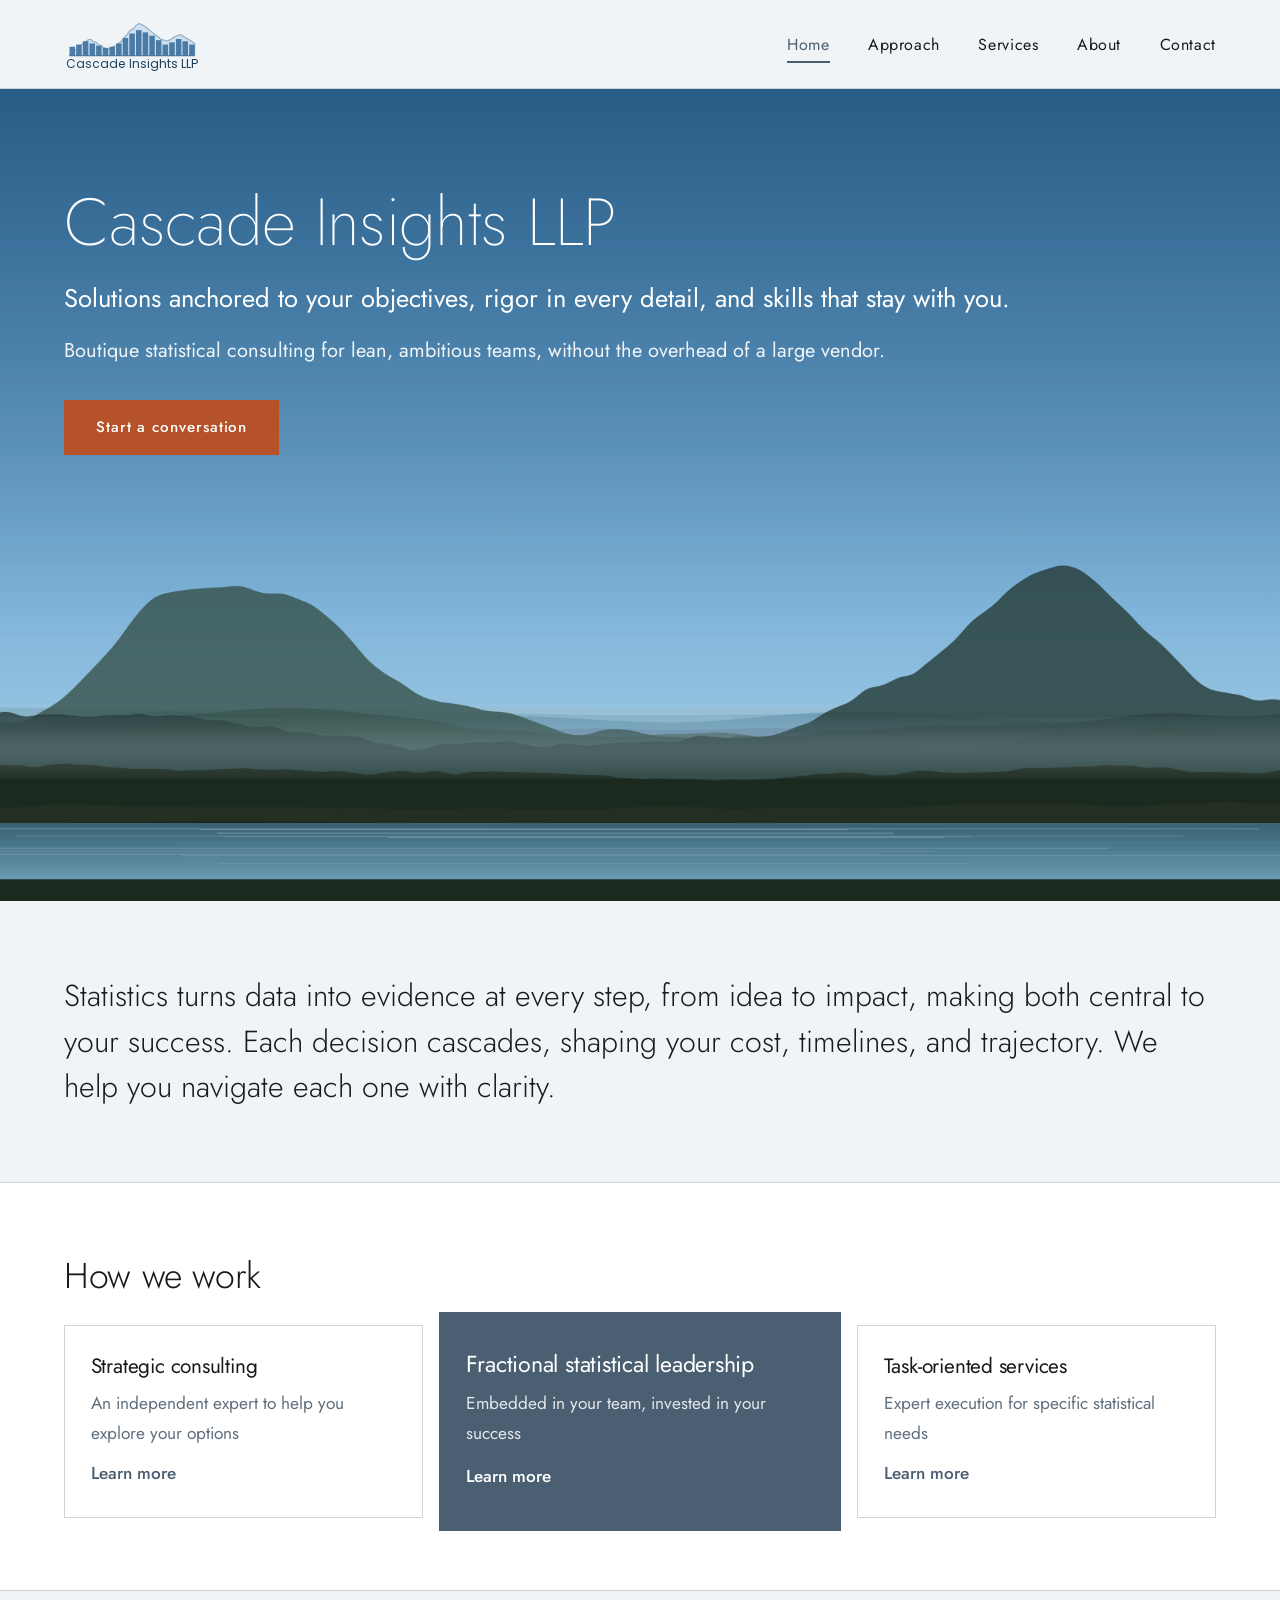
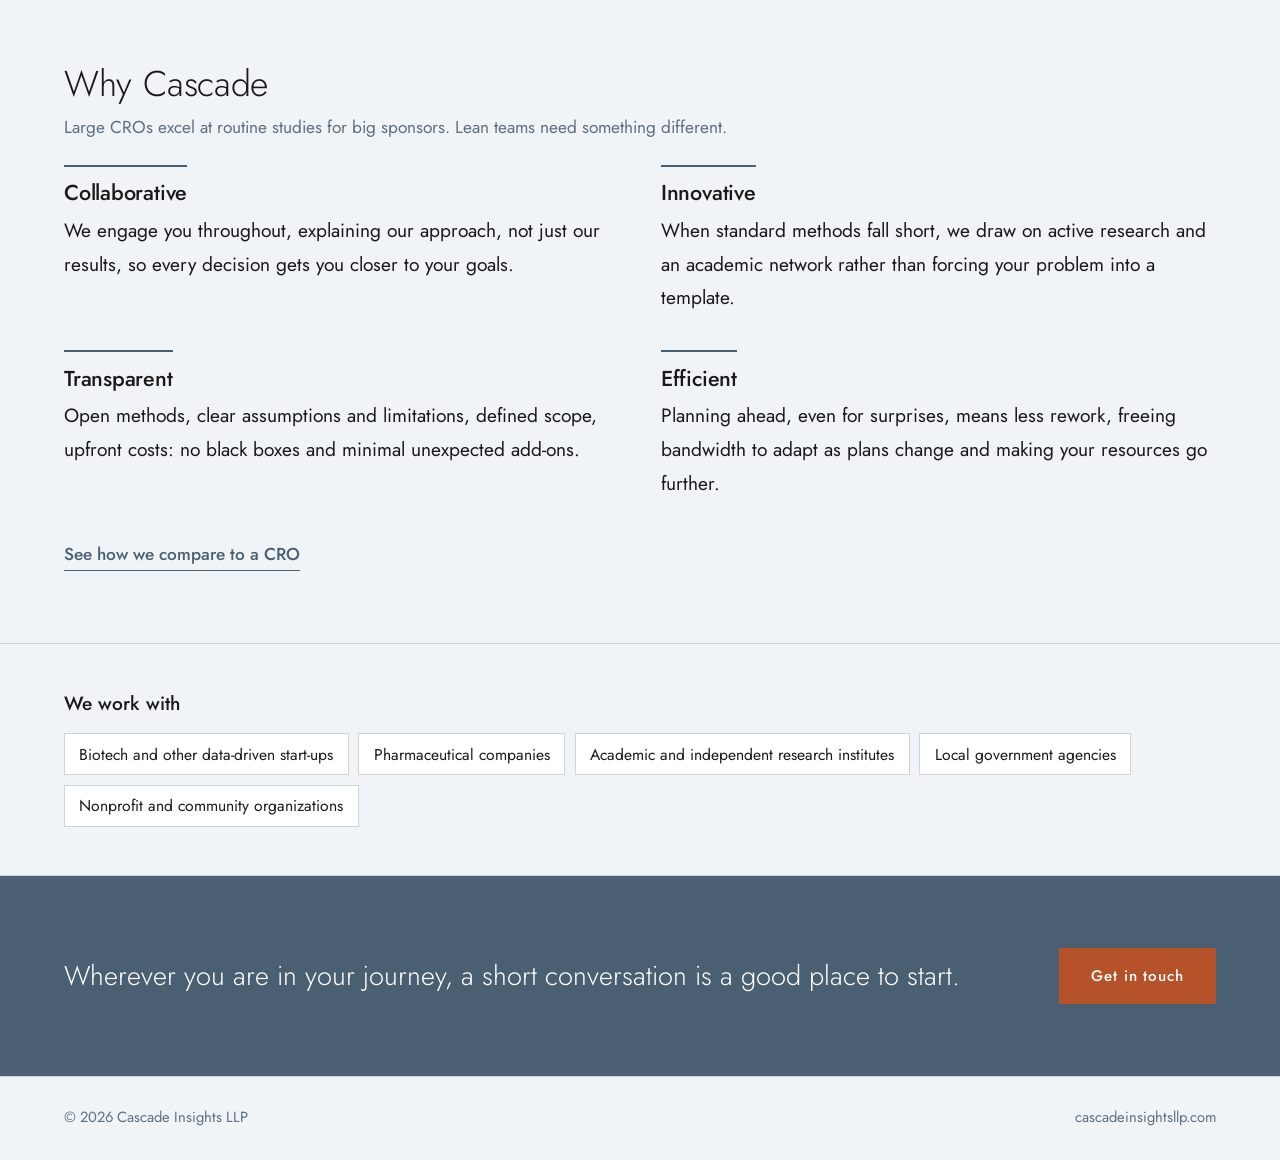
<file: index.html>
<!DOCTYPE html>
<html lang="en">
<head>
<meta charset="UTF-8">
<meta name="viewport" content="width=device-width, initial-scale=1.0">
<title>Cascade Insights LLP | Boutique statistical consulting</title>
<meta name="description" content="Boutique statistical consulting for lean, ambitious teams, without the overhead of a large vendor.">
<link rel="preconnect" href="https://fonts.googleapis.com">
<link rel="preconnect" href="https://fonts.gstatic.com" crossorigin>
<link href="https://fonts.googleapis.com/css2?family=Jost:wght@200;300;400;500&family=Poppins:wght@400&display=swap" rel="stylesheet">
<link rel="stylesheet" href="site.css?v=7a9b21fe">
</head>
<body>
<a class="skip-link" href="#main">Skip to content</a>

<header class="site-header">
  <div class="header-inner">
    <a class="brand" href="index.html" aria-label="Cascade Insights LLP, home">
      <svg xmlns="http://www.w3.org/2000/svg" viewBox="15 15 123 65" role="img" aria-hidden="true" focusable="false"><defs><linearGradient id="cascadeGradient" x1="0%" y1="0%" x2="100%" y2="100%"><stop offset="0%" style="stop-color:#25547C;stop-opacity:1" /><stop offset="100%" style="stop-color:#143247;stop-opacity:1" /></linearGradient></defs><g id="mountain-background"><path d="M 20 58 L 22 55 L 24 54 L 27 52 L 29 50 L 32 47 L 34 46 L 36 44 L 39 43 L 41 45 L 44 46 L 46 48 L 49 49 L 51 51 L 54 52 L 57 52 L 59 50 L 62 49 L 64 47 L 67 45 L 69 42 L 72 39 L 74 36 L 77 34 L 79 32 L 81 30 L 83 29 L 85 30 L 87 31 L 90 33 L 92 35 L 95 37 L 97 39 L 100 41 L 102 43 L 105 44 L 107 45 L 110 44 L 112 43 L 115 41 L 117 40 L 120 39 L 122 40 L 125 42 L 127 43 L 130 45 L 133 47 L 133 58 Z" fill="#B8D4E8" stroke="#4A7BA7" stroke-width="1" opacity="0.6"/></g><g id="histogram-mountains"><rect x="20" y="50" width="5" height="8" fill="#4A7BA7"/><rect x="26" y="48" width="5" height="10" fill="#4A7BA7"/><rect x="32" y="45" width="5" height="13" fill="#4A7BA7"/><rect x="38" y="47" width="5" height="11" fill="#4A7BA7"/><rect x="44" y="49" width="5" height="9" fill="#4A7BA7"/><rect x="50" y="51" width="5" height="7" fill="#4A7BA7"/><rect x="56" y="50" width="5" height="8" fill="#4A7BA7"/><rect x="62" y="47" width="5" height="11" fill="#4A7BA7"/><rect x="68" y="42" width="5" height="16" fill="#4A7BA7"/><rect x="74" y="38" width="5" height="20" fill="#4A7BA7"/><rect x="80" y="35" width="5" height="23" fill="#4A7BA7"/><rect x="86" y="37" width="5" height="21" fill="#4A7BA7"/><rect x="92" y="40" width="5" height="18" fill="#4A7BA7"/><rect x="98" y="44" width="5" height="14" fill="#4A7BA7"/><rect x="104" y="48" width="5" height="10" fill="#4A7BA7"/><rect x="110" y="46" width="5" height="12" fill="#4A7BA7"/><rect x="116" y="43" width="5" height="15" fill="#4A7BA7"/><rect x="122" y="45" width="5" height="13" fill="#4A7BA7"/><rect x="128" y="48" width="5" height="10" fill="#4A7BA7"/><line x1="20" y1="58" x2="133" y2="58" stroke="#1A3A52" stroke-width="1" opacity="0.3"/></g><text x="76" y="69" font-family="Poppins, sans-serif" font-size="11" font-weight="400" fill="url(#cascadeGradient)" letter-spacing="0" text-anchor="middle">Cascade Insights LLP</text></svg>
    </a>
    <button class="nav-toggle" type="button" aria-expanded="false" aria-controls="site-nav" aria-label="Open menu">
      <span class="nav-toggle-bars"></span>
    </button>
    <nav class="site-nav" id="site-nav" aria-label="Main">
      <ul class="nav-list">
        <li><a href="index.html" aria-current="page">Home</a></li>
        <li><a href="approach.html">Approach</a></li>
        <li><a href="services.html">Services</a></li>
        <li><a href="about.html">About</a></li>
        <li><a href="contact.html">Contact</a></li>
      </ul>
    </nav>
  </div>
</header>

<main id="main">
<section class="hero">
  <picture>
    <source media="(max-width: 760px)" srcset="banner-mobile.png">
    <img class="hero-img" src="banner-wide.png" alt="">
  </picture>
  <div class="hero-content">
    <h1 class="hero-title">Cascade Insights LLP</h1>
    <p class="hero-sub">Solutions anchored to your objectives, rigor in every detail, and skills that stay with you.</p>
    <p class="hero-note">Boutique statistical consulting for lean, ambitious teams, without the overhead of a large vendor.</p>
    <a class="btn" href="contact.html">Start a conversation</a>
  </div>
</section>

<section class="section">
  <p class="lead">Statistics turns data into evidence at every step, from idea to impact, making both central to your success. Each decision cascades, shaping your cost, timelines, and trajectory. We help you navigate each one with clarity.</p>
</section>

<section class="section section-alt" aria-labelledby="how-we-work">
  <div class="wrap">
    <h2 class="h2" id="how-we-work">How we work</h2>
    <div class="engage-grid">
      <a class="engage" href="approach.html#consulting">
        <h3>Strategic consulting</h3>
        <p>An independent expert to help you explore your options</p>
        <span class="more">Learn more</span>
      </a>
      <a class="engage engage-featured" href="approach.html#leadership">
        <h3>Fractional statistical leadership</h3>
        <p>Embedded in your team, invested in your success</p>
        <span class="more">Learn more</span>
      </a>
      <a class="engage" href="approach.html#tasks">
        <h3>Task-oriented services</h3>
        <p>Expert execution for specific statistical needs</p>
        <span class="more">Learn more</span>
      </a>
    </div>
  </div>
</section>

<section class="section" aria-labelledby="why">
  <div class="split">
    <div class="split-side">
      <h2 class="h2" id="why">Why Cascade</h2>
      <p class="muted">Large CROs excel at routine studies for big sponsors. Lean teams need something different.</p>
    </div>
    <div>
    <div class="principles">
      <div class="principle">
        <h3>Collaborative</h3>
        <p>We engage you throughout, explaining our approach, not just our results, so every decision gets you closer to your goals.</p>
      </div>
      <div class="principle">
        <h3>Innovative</h3>
        <p>When standard methods fall short, we draw on active research and an academic network rather than forcing your problem into a template.</p>
      </div>
      <div class="principle">
        <h3>Transparent</h3>
        <p>Open methods, clear assumptions and limitations, defined scope, upfront costs: no black boxes and minimal unexpected add-ons.</p>
      </div>
      <div class="principle">
        <h3>Efficient</h3>
        <p>Planning ahead, even for surprises, means less rework, freeing bandwidth to adapt as plans change and making your resources go further.</p>
      </div>
    </div>
    <div class="link-row">
      <a class="text-link" href="approach.html#compare">See how we compare to a CRO</a>
    </div>
    </div>
  </div>
</section>

<section class="section section-tight" aria-labelledby="clients">
  <div class="split">
  <h2 class="h3" id="clients">We work with</h2>
  <ul class="clients" style="margin-top:0">
    <li>Biotech and other data-driven start-ups</li>
    <li>Pharmaceutical companies</li>
    <li>Academic and independent research institutes</li>
    <li>Local government agencies</li>
    <li>Nonprofit and community organizations</li>
  </ul>
  </div>
</section>

<section class="section cta-band">
  <p>Wherever you are in your journey, a short conversation is a good place to start.</p>
  <a class="btn" href="contact.html">Get in touch</a>
</section>
</main>

<footer class="site-footer">
  <span>&copy; <span id="year">2026</span> Cascade Insights LLP</span>
  <span>cascadeinsightsllp.com</span>
</footer>

<script src="site.js?v=9cb54cb1"></script>
</body>
</html>
</file>
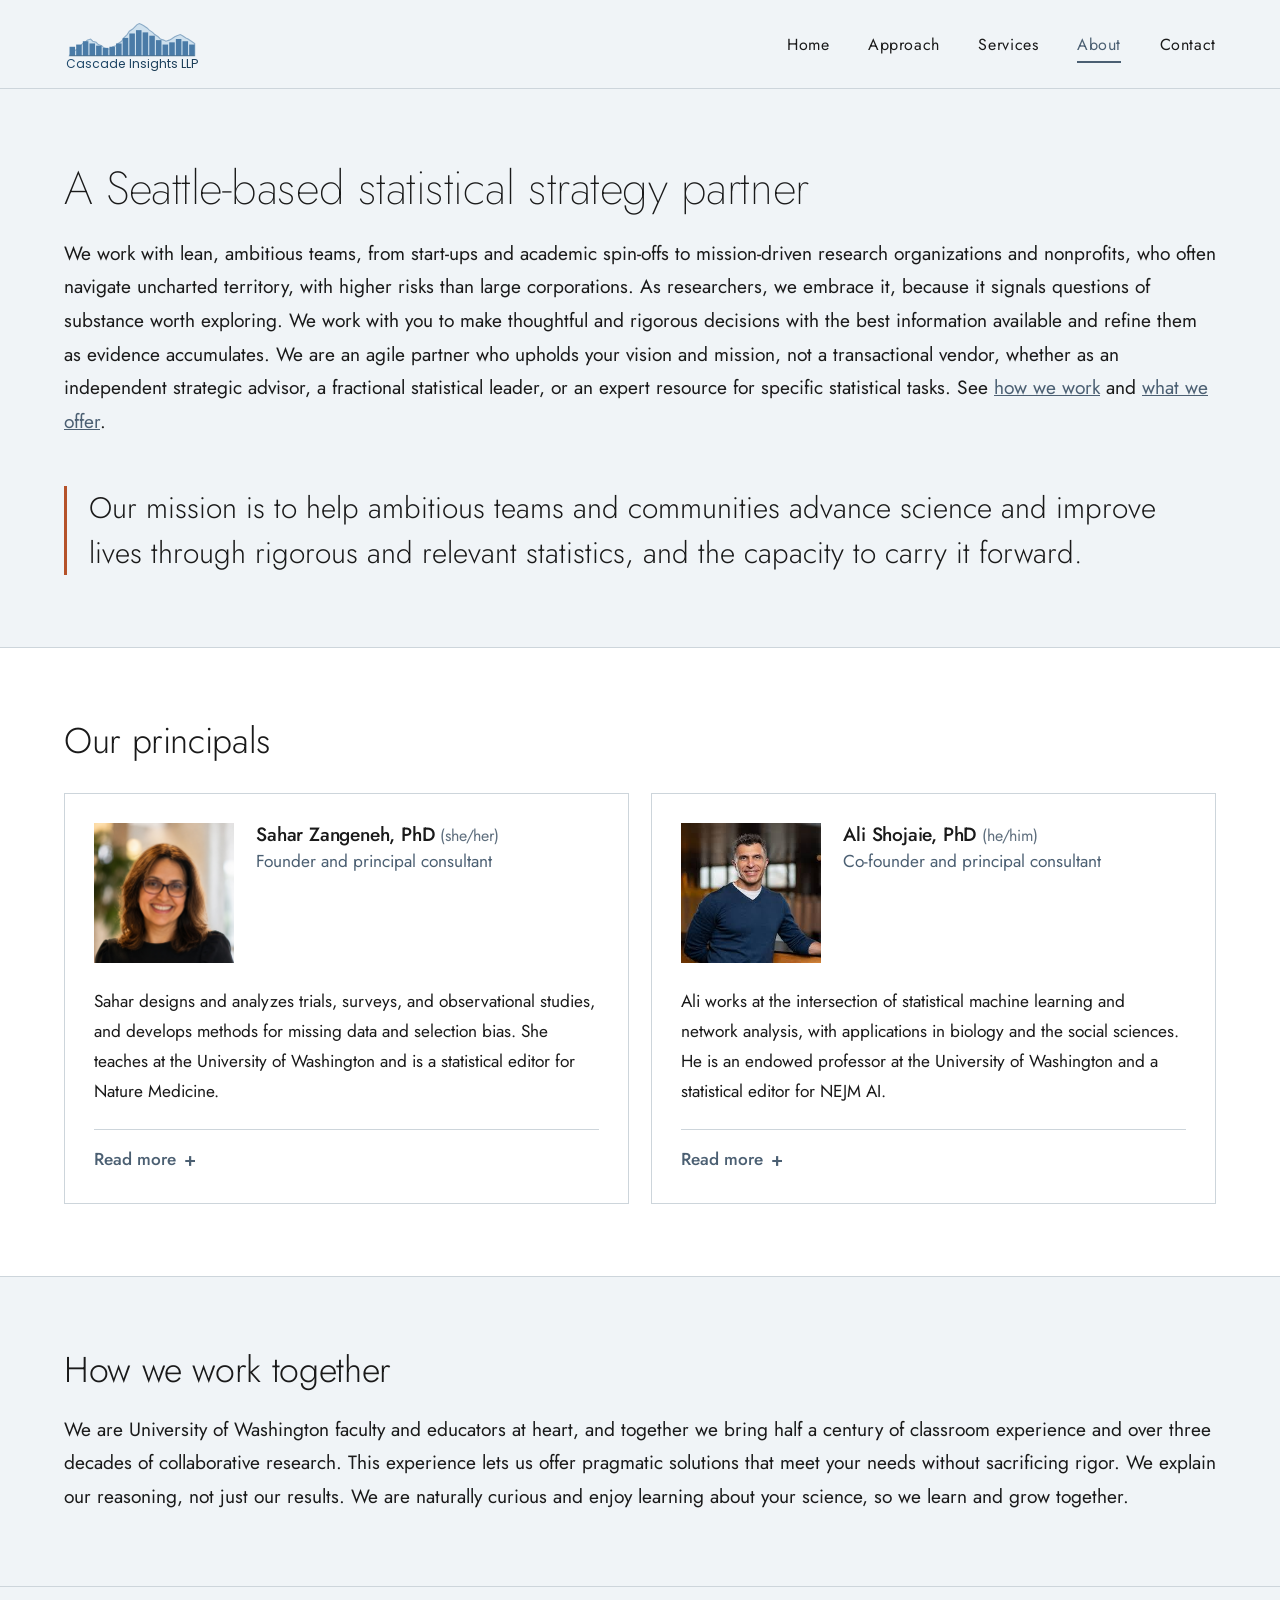
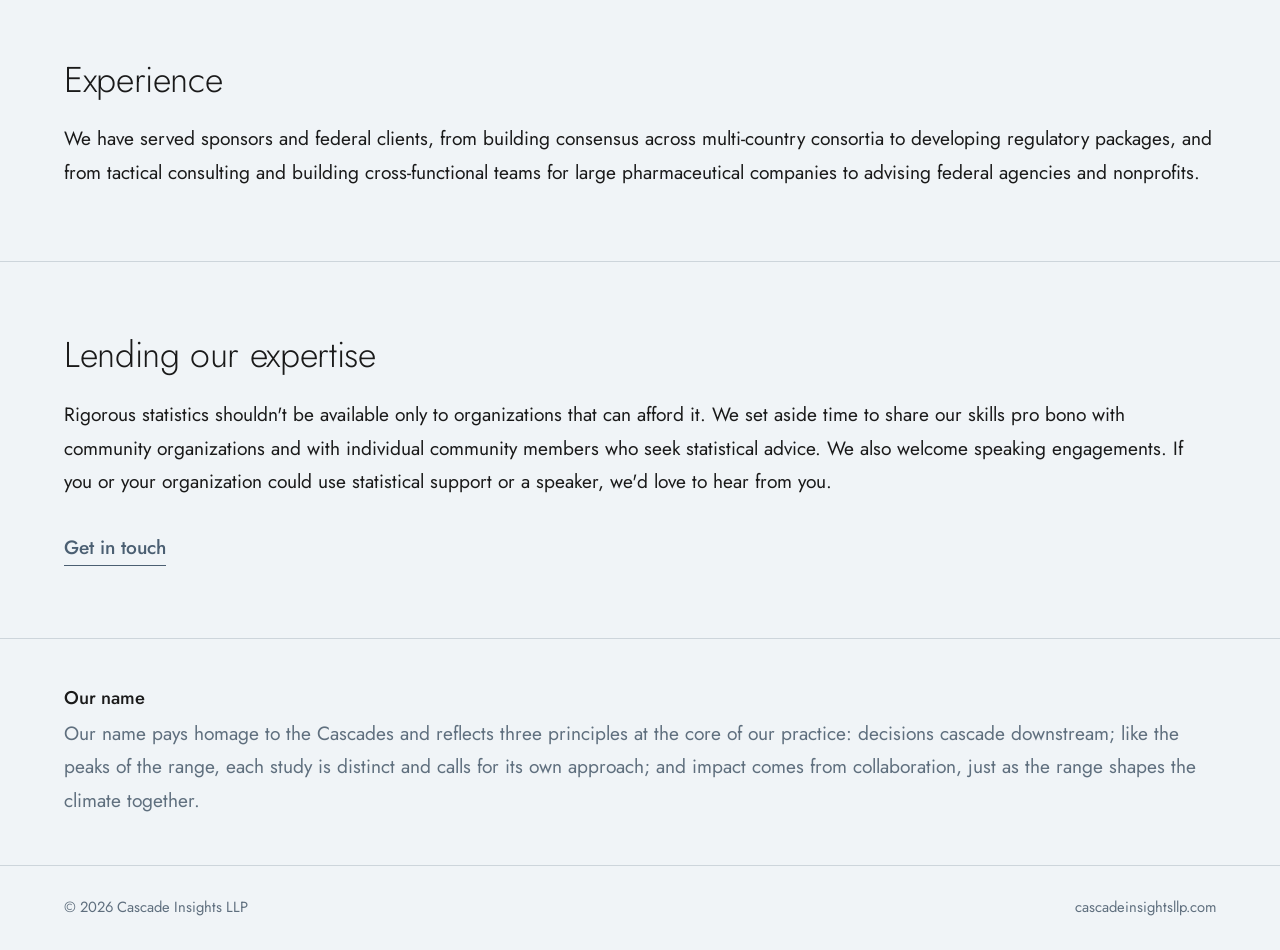
<file: about.html>
<!DOCTYPE html>
<html lang="en">
<head>
<meta charset="UTF-8">
<meta name="viewport" content="width=device-width, initial-scale=1.0">
<title>About | Cascade Insights LLP</title>
<meta name="description" content="A Seattle-based statistical strategy partner for lean, ambitious teams.">
<link rel="preconnect" href="https://fonts.googleapis.com">
<link rel="preconnect" href="https://fonts.gstatic.com" crossorigin>
<link href="https://fonts.googleapis.com/css2?family=Jost:wght@200;300;400;500&family=Poppins:wght@400&display=swap" rel="stylesheet">
<link rel="stylesheet" href="site.css?v=7a9b21fe">
</head>
<body>
<a class="skip-link" href="#main">Skip to content</a>

<header class="site-header">
  <div class="header-inner">
    <a class="brand" href="index.html" aria-label="Cascade Insights LLP, home">
      <svg xmlns="http://www.w3.org/2000/svg" viewBox="15 15 123 65" role="img" aria-hidden="true" focusable="false"><defs><linearGradient id="cascadeGradient" x1="0%" y1="0%" x2="100%" y2="100%"><stop offset="0%" style="stop-color:#25547C;stop-opacity:1" /><stop offset="100%" style="stop-color:#143247;stop-opacity:1" /></linearGradient></defs><g id="mountain-background"><path d="M 20 58 L 22 55 L 24 54 L 27 52 L 29 50 L 32 47 L 34 46 L 36 44 L 39 43 L 41 45 L 44 46 L 46 48 L 49 49 L 51 51 L 54 52 L 57 52 L 59 50 L 62 49 L 64 47 L 67 45 L 69 42 L 72 39 L 74 36 L 77 34 L 79 32 L 81 30 L 83 29 L 85 30 L 87 31 L 90 33 L 92 35 L 95 37 L 97 39 L 100 41 L 102 43 L 105 44 L 107 45 L 110 44 L 112 43 L 115 41 L 117 40 L 120 39 L 122 40 L 125 42 L 127 43 L 130 45 L 133 47 L 133 58 Z" fill="#B8D4E8" stroke="#4A7BA7" stroke-width="1" opacity="0.6"/></g><g id="histogram-mountains"><rect x="20" y="50" width="5" height="8" fill="#4A7BA7"/><rect x="26" y="48" width="5" height="10" fill="#4A7BA7"/><rect x="32" y="45" width="5" height="13" fill="#4A7BA7"/><rect x="38" y="47" width="5" height="11" fill="#4A7BA7"/><rect x="44" y="49" width="5" height="9" fill="#4A7BA7"/><rect x="50" y="51" width="5" height="7" fill="#4A7BA7"/><rect x="56" y="50" width="5" height="8" fill="#4A7BA7"/><rect x="62" y="47" width="5" height="11" fill="#4A7BA7"/><rect x="68" y="42" width="5" height="16" fill="#4A7BA7"/><rect x="74" y="38" width="5" height="20" fill="#4A7BA7"/><rect x="80" y="35" width="5" height="23" fill="#4A7BA7"/><rect x="86" y="37" width="5" height="21" fill="#4A7BA7"/><rect x="92" y="40" width="5" height="18" fill="#4A7BA7"/><rect x="98" y="44" width="5" height="14" fill="#4A7BA7"/><rect x="104" y="48" width="5" height="10" fill="#4A7BA7"/><rect x="110" y="46" width="5" height="12" fill="#4A7BA7"/><rect x="116" y="43" width="5" height="15" fill="#4A7BA7"/><rect x="122" y="45" width="5" height="13" fill="#4A7BA7"/><rect x="128" y="48" width="5" height="10" fill="#4A7BA7"/><line x1="20" y1="58" x2="133" y2="58" stroke="#1A3A52" stroke-width="1" opacity="0.3"/></g><text x="76" y="69" font-family="Poppins, sans-serif" font-size="11" font-weight="400" fill="url(#cascadeGradient)" letter-spacing="0" text-anchor="middle">Cascade Insights LLP</text></svg>
    </a>
    <button class="nav-toggle" type="button" aria-expanded="false" aria-controls="site-nav" aria-label="Open menu">
      <span class="nav-toggle-bars"></span>
    </button>
    <nav class="site-nav" id="site-nav" aria-label="Main">
      <ul class="nav-list">
        <li><a href="index.html">Home</a></li>
        <li><a href="approach.html">Approach</a></li>
        <li><a href="services.html">Services</a></li>
        <li><a href="about.html" aria-current="page">About</a></li>
        <li><a href="contact.html">Contact</a></li>
      </ul>
    </nav>
  </div>
</header>

<main id="main">
<section class="section">
  <div class="split">
    <h1 class="page-title">A Seattle-based statistical strategy partner</h1>
    <div class="split-main">
    <p>We work with lean, ambitious teams, from start-ups and academic spin-offs to mission-driven research organizations and nonprofits, who often navigate uncharted territory, with higher risks than large corporations. As researchers, we embrace it, because it signals questions of substance worth exploring. We work with you to make thoughtful and rigorous decisions with the best information available and refine them as evidence accumulates. We are an agile partner who upholds your vision and mission, not a transactional vendor, whether as an independent strategic advisor, a fractional statistical leader, or an expert resource for specific statistical tasks. See <a href="approach.html">how we work</a> and <a href="services.html">what we offer</a>.</p>
    </div>
  </div>
  <div class="split split-gap">
    <p class="mission">Our mission is to help ambitious teams and communities advance science and improve lives through rigorous and relevant statistics, and the capacity to carry it forward.</p>
  </div>
</section>

<section class="section section-alt" aria-labelledby="principals">
  <h2 class="h2" id="principals">Our principals</h2>
  <div class="people">
    <article class="person">
      <img src="SaharHeadshot2.jpg" alt="Sahar Zangeneh" width="140" height="140">
      <div>
        <h3 class="person-name">Sahar Zangeneh, PhD <span class="person-pronouns">(she/her)</span></h3>
        <p class="person-role">Founder and principal consultant</p>
      </div>
      <p class="person-summary">Sahar designs and analyzes trials, surveys, and observational studies, and develops methods for missing data and selection bias. She teaches at the University of Washington and is a statistical editor for Nature Medicine.</p>
      <details class="bio">
        <summary><span class="label-closed">Read more</span><span class="label-open">Show less</span></summary>
        <p>Sahar Zangeneh (she/her) is a (bio)statistician specializing in the design and analysis of experimental and observational studies, including complex sample surveys, individual- and community-randomized trials, and observational cohort studies. Her methodological work focuses on developing statistical methods for addressing missingness and non-random selection, particularly when missingness or selection depends on unobserved factors (missing not at random). Her collaborative research spans across translational, clinical and population-level studies with a focus on health equity. She is a Clinical Associate Professor at the University of Washington, where she teaches graduate courses and mentors students. She is a statistical editor for Nature Medicine and elected chair of the American Statistical Association's Committee on Applied Statisticians.</p>
      </details>
    </article>

    <article class="person">
      <img src="AliHeadshot.jpeg" alt="Ali Shojaie" width="140" height="140">
      <div>
        <h3 class="person-name">Ali Shojaie, PhD <span class="person-pronouns">(he/him)</span></h3>
        <p class="person-role">Co-founder and principal consultant</p>
      </div>
      <p class="person-summary">Ali works at the intersection of statistical machine learning and network analysis, with applications in biology and the social sciences. He is an endowed professor at the University of Washington and a statistical editor for NEJM AI.</p>
      <details class="bio">
        <summary><span class="label-closed">Read more</span><span class="label-open">Show less</span></summary>
        <p>Ali Shojaie (he/him) is the Norm Breslow Endowed Professor of Biostatistics and Statistics at the University of Washington, where he serves as Interim Chair of the Department of Biostatistics. His research lies at the intersection of statistical machine learning, statistical network analysis, and applications in biology and social sciences. He is the founding director of the Summer Institute for Statistics in Big Data (SISBID) at the University of Washington and Lead of the Data Management and Statistics (DMS) Core of the UW Alzheimer's Disease Research Center (ADRC). He is the editor of the New England Journal of Statistics in Data Science and a statistical editor for NEJM AI. He has chaired over 20 doctoral dissertations and advised numerous postdocs and junior researchers.</p>
      </details>
    </article>
  </div>
</section>

<section class="section" aria-labelledby="together">
  <div class="split">
    <div class="split-side"><h2 class="h2" id="together">How we work together</h2></div>
    <div class="split-main">
    <p>We are University of Washington faculty and educators at heart, and together we bring half a century of classroom experience and over three decades of collaborative research. This experience lets us offer pragmatic solutions that meet your needs without sacrificing rigor. We explain our reasoning, not just our results. We are naturally curious and enjoy learning about your science, so we learn and grow together.</p>
    </div>
  </div>
</section>

<section class="section" aria-labelledby="experience">
  <div class="split">
    <div class="split-side"><h2 class="h2" id="experience">Experience</h2></div>
    <div class="split-main">
    <p>We have served sponsors and federal clients, from building consensus across multi-country consortia to developing regulatory packages, and from tactical consulting and building cross-functional teams for large pharmaceutical companies to advising federal agencies and nonprofits.</p>
    </div>
  </div>
</section>

<section class="section" aria-labelledby="pro-bono">
  <div class="split">
    <div class="split-side"><h2 class="h2" id="pro-bono">Lending our expertise</h2></div>
    <div class="split-main">
    <p>Rigorous statistics shouldn't be available only to organizations that can afford it. We set aside time to share our skills pro bono with community organizations and with individual community members who seek statistical advice. We also welcome speaking engagements. If you or your organization could use statistical support or a speaker, we'd love to hear from you.</p>
    <div class="link-row"><a class="text-link" href="contact.html">Get in touch</a></div>
    </div>
  </div>
</section>

<section class="section section-tight">
  <div class="split name-note">
    <h2>Our name</h2>
    <p class="split-main">Our name pays homage to the Cascades and reflects three principles at the core of our practice: decisions cascade downstream; like the peaks of the range, each study is distinct and calls for its own approach; and impact comes from collaboration, just as the range shapes the climate together.</p>
  </div>
</section>
</main>

<footer class="site-footer">
  <span>&copy; <span id="year">2026</span> Cascade Insights LLP</span>
  <span>cascadeinsightsllp.com</span>
</footer>

<script src="site.js?v=9cb54cb1"></script>
</body>
</html>
</file>
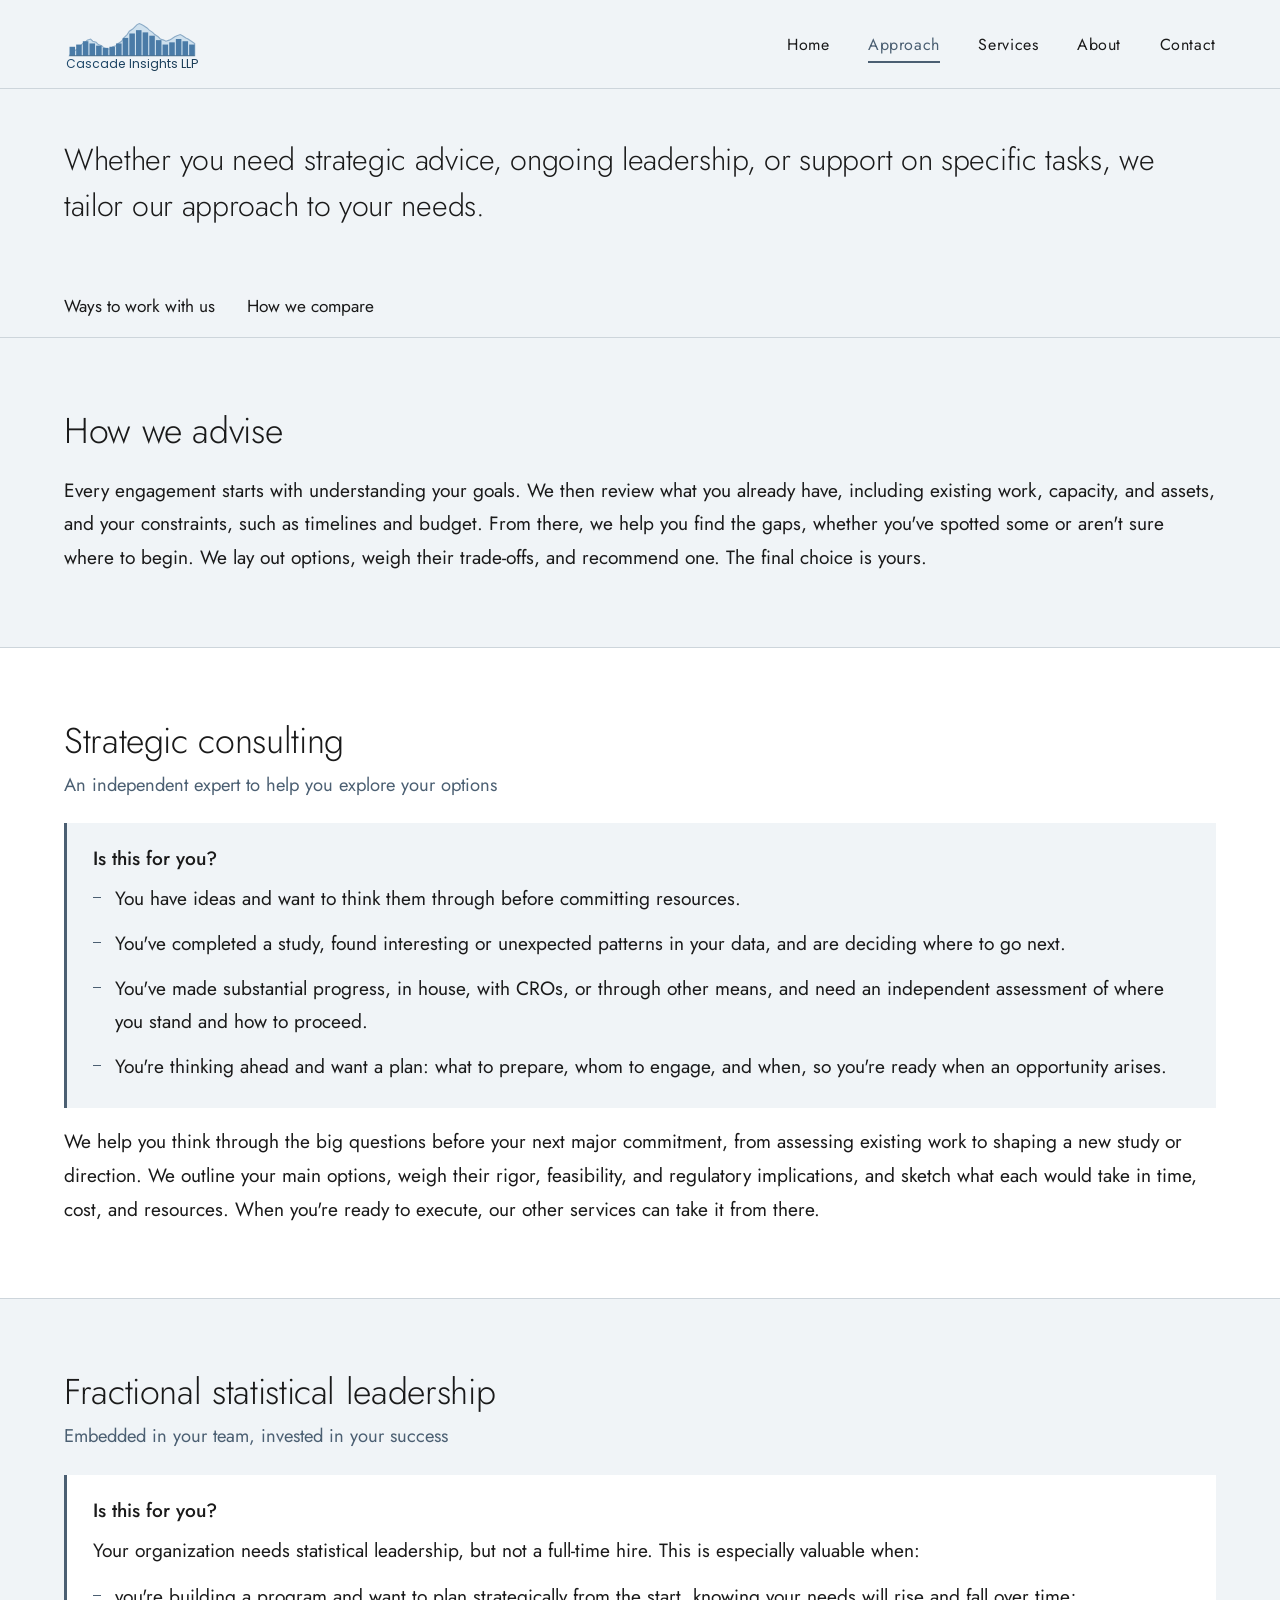
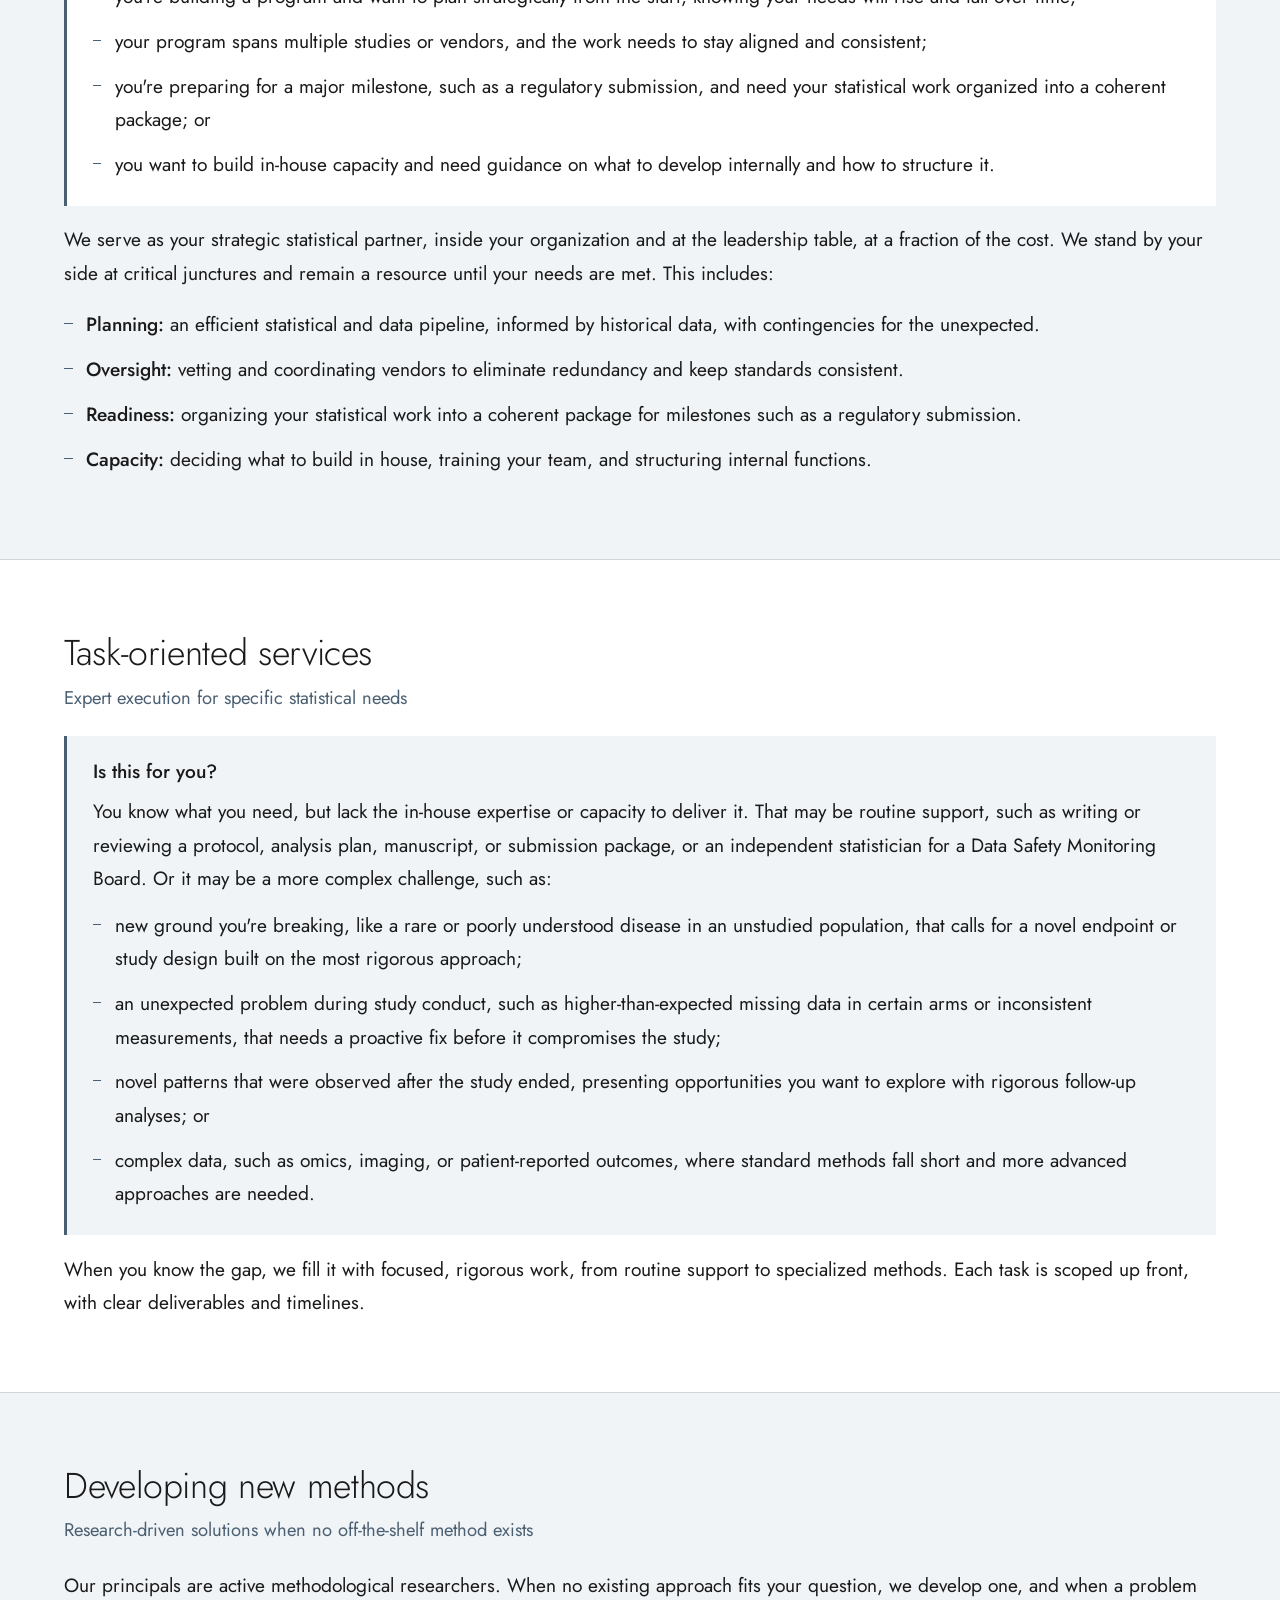
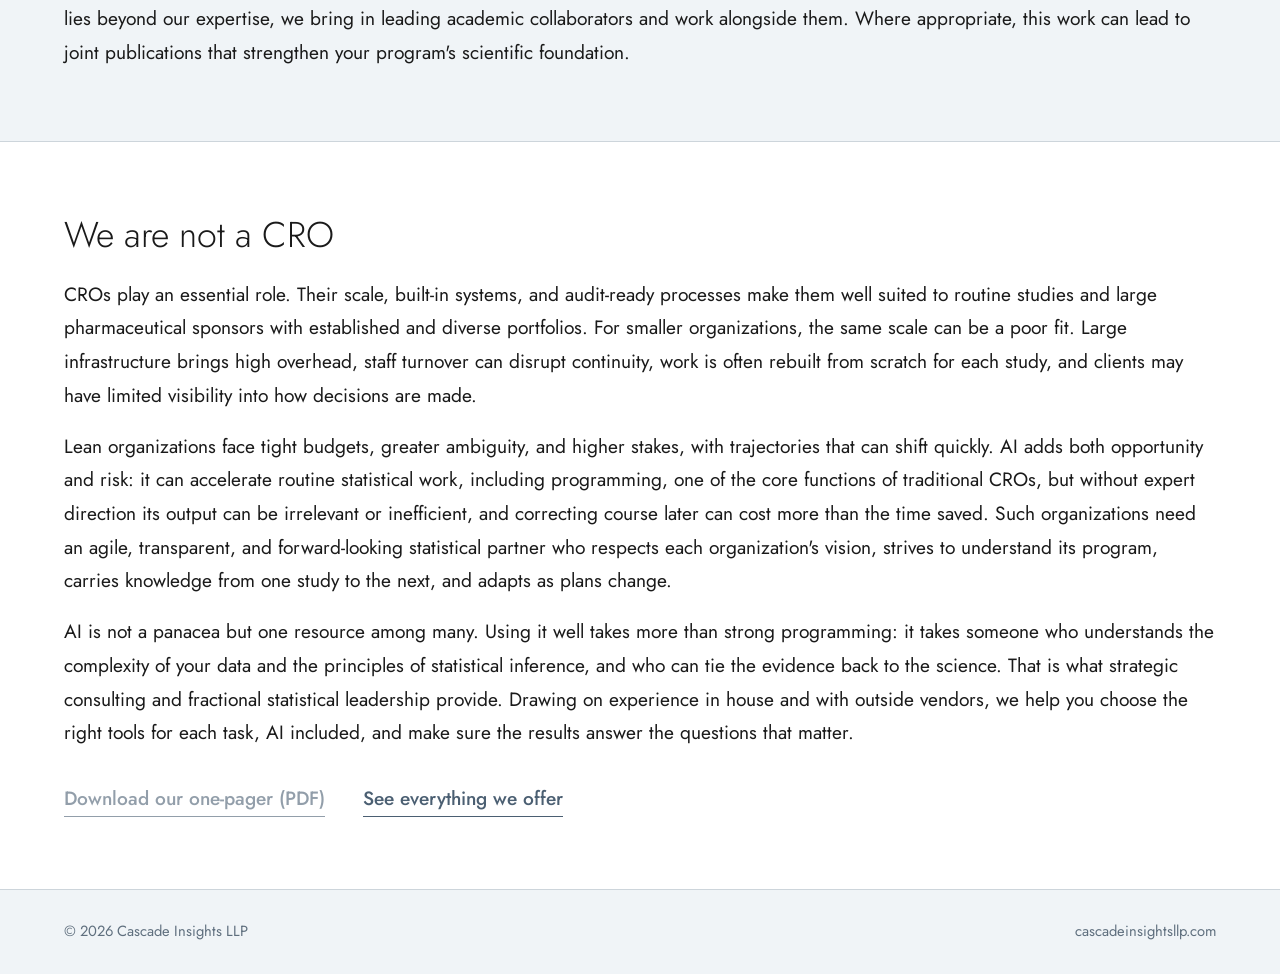
<file: approach.html>
<!DOCTYPE html>
<html lang="en">
<head>
<meta charset="UTF-8">
<meta name="viewport" content="width=device-width, initial-scale=1.0">
<title>Approach | Cascade Insights LLP</title>
<meta name="description" content="Strategic consulting, fractional statistical leadership, and task-oriented services tailored to your needs.">
<link rel="preconnect" href="https://fonts.googleapis.com">
<link rel="preconnect" href="https://fonts.gstatic.com" crossorigin>
<link href="https://fonts.googleapis.com/css2?family=Jost:wght@200;300;400;500&family=Poppins:wght@400&display=swap" rel="stylesheet">
<link rel="stylesheet" href="site.css?v=7a9b21fe">
</head>
<body>
<a class="skip-link" href="#main">Skip to content</a>

<header class="site-header">
  <div class="header-inner">
    <a class="brand" href="index.html" aria-label="Cascade Insights LLP, home">
      <svg xmlns="http://www.w3.org/2000/svg" viewBox="15 15 123 65" role="img" aria-hidden="true" focusable="false"><defs><linearGradient id="cascadeGradient" x1="0%" y1="0%" x2="100%" y2="100%"><stop offset="0%" style="stop-color:#25547C;stop-opacity:1" /><stop offset="100%" style="stop-color:#143247;stop-opacity:1" /></linearGradient></defs><g id="mountain-background"><path d="M 20 58 L 22 55 L 24 54 L 27 52 L 29 50 L 32 47 L 34 46 L 36 44 L 39 43 L 41 45 L 44 46 L 46 48 L 49 49 L 51 51 L 54 52 L 57 52 L 59 50 L 62 49 L 64 47 L 67 45 L 69 42 L 72 39 L 74 36 L 77 34 L 79 32 L 81 30 L 83 29 L 85 30 L 87 31 L 90 33 L 92 35 L 95 37 L 97 39 L 100 41 L 102 43 L 105 44 L 107 45 L 110 44 L 112 43 L 115 41 L 117 40 L 120 39 L 122 40 L 125 42 L 127 43 L 130 45 L 133 47 L 133 58 Z" fill="#B8D4E8" stroke="#4A7BA7" stroke-width="1" opacity="0.6"/></g><g id="histogram-mountains"><rect x="20" y="50" width="5" height="8" fill="#4A7BA7"/><rect x="26" y="48" width="5" height="10" fill="#4A7BA7"/><rect x="32" y="45" width="5" height="13" fill="#4A7BA7"/><rect x="38" y="47" width="5" height="11" fill="#4A7BA7"/><rect x="44" y="49" width="5" height="9" fill="#4A7BA7"/><rect x="50" y="51" width="5" height="7" fill="#4A7BA7"/><rect x="56" y="50" width="5" height="8" fill="#4A7BA7"/><rect x="62" y="47" width="5" height="11" fill="#4A7BA7"/><rect x="68" y="42" width="5" height="16" fill="#4A7BA7"/><rect x="74" y="38" width="5" height="20" fill="#4A7BA7"/><rect x="80" y="35" width="5" height="23" fill="#4A7BA7"/><rect x="86" y="37" width="5" height="21" fill="#4A7BA7"/><rect x="92" y="40" width="5" height="18" fill="#4A7BA7"/><rect x="98" y="44" width="5" height="14" fill="#4A7BA7"/><rect x="104" y="48" width="5" height="10" fill="#4A7BA7"/><rect x="110" y="46" width="5" height="12" fill="#4A7BA7"/><rect x="116" y="43" width="5" height="15" fill="#4A7BA7"/><rect x="122" y="45" width="5" height="13" fill="#4A7BA7"/><rect x="128" y="48" width="5" height="10" fill="#4A7BA7"/><line x1="20" y1="58" x2="133" y2="58" stroke="#1A3A52" stroke-width="1" opacity="0.3"/></g><text x="76" y="69" font-family="Poppins, sans-serif" font-size="11" font-weight="400" fill="url(#cascadeGradient)" letter-spacing="0" text-anchor="middle">Cascade Insights LLP</text></svg>
    </a>
    <button class="nav-toggle" type="button" aria-expanded="false" aria-controls="site-nav" aria-label="Open menu">
      <span class="nav-toggle-bars"></span>
    </button>
    <nav class="site-nav" id="site-nav" aria-label="Main">
      <ul class="nav-list">
        <li><a href="index.html">Home</a></li>
        <li><a href="approach.html" aria-current="page">Approach</a></li>
        <li><a href="services.html">Services</a></li>
        <li><a href="about.html">About</a></li>
        <li><a href="contact.html">Contact</a></li>
      </ul>
    </nav>
  </div>
</header>

<main id="main">
<section class="section section-tight">
  <h1 class="lead">Whether you need strategic advice, ongoing leadership, or support on specific tasks, we tailor our approach to your needs.</h1>
</section>

<nav class="subnav" aria-label="On this page">
  <ul>
    <li><a href="#ways">Ways to work with us</a></li>
    <li><a href="#compare">How we compare</a></li>
  </ul>
</nav>

<section class="section" id="ways" aria-labelledby="advise">
  <div class="split">
    <div class="split-side"><h2 class="h2" id="advise">How we advise</h2></div>
    <div class="split-main">
    <p>Every engagement starts with understanding your goals. We then review what you already have, including existing work, capacity, and assets, and your constraints, such as timelines and budget. From there, we help you find the gaps, whether you've spotted some or aren't sure where to begin. We lay out options, weigh their trade-offs, and recommend one. The final choice is yours.</p>
    </div>
  </div>
</section>

<section class="section section-alt" id="consulting" aria-labelledby="consulting-h">
  <div class="split">
    <div class="split-side">
    <h2 class="h2" id="consulting-h">Strategic consulting</h2>
    <p class="subtitle">An independent expert to help you explore your options</p>
    </div>
    <div class="split-main">
    <div class="fit">
      <h3 class="h3">Is this for you?</h3>
      <ul class="list">
        <li>You have ideas and want to think them through before committing resources.</li>
        <li>You've completed a study, found interesting or unexpected patterns in your data, and are deciding where to go next.</li>
        <li>You've made substantial progress, in house, with CROs, or through other means, and need an independent assessment of where you stand and how to proceed.</li>
        <li>You're thinking ahead and want a plan: what to prepare, whom to engage, and when, so you're ready when an opportunity arises.</li>
      </ul>
    </div>
    <p>We help you think through the big questions before your next major commitment, from assessing existing work to shaping a new study or direction. We outline your main options, weigh their rigor, feasibility, and regulatory implications, and sketch what each would take in time, cost, and resources. When you're ready to execute, our other services can take it from there.</p>
    </div>
  </div>
</section>

<section class="section" id="leadership" aria-labelledby="leadership-h">
  <div class="split">
    <div class="split-side">
    <h2 class="h2" id="leadership-h">Fractional statistical leadership</h2>
    <p class="subtitle">Embedded in your team, invested in your success</p>
    </div>
    <div class="split-main">
    <div class="fit">
      <h3 class="h3">Is this for you?</h3>
      <p>Your organization needs statistical leadership, but not a full-time hire. This is especially valuable when:</p>
      <ul class="list">
        <li>you're building a program and want to plan strategically from the start, knowing your needs will rise and fall over time;</li>
        <li>your program spans multiple studies or vendors, and the work needs to stay aligned and consistent;</li>
        <li>you're preparing for a major milestone, such as a regulatory submission, and need your statistical work organized into a coherent package; or</li>
        <li>you want to build in-house capacity and need guidance on what to develop internally and how to structure it.</li>
      </ul>
    </div>
    <p>We serve as your strategic statistical partner, inside your organization and at the leadership table, at a fraction of the cost. We stand by your side at critical junctures and remain a resource until your needs are met. This includes:</p>
    <ul class="list">
      <li><strong>Planning:</strong> an efficient statistical and data pipeline, informed by historical data, with contingencies for the unexpected.</li>
      <li><strong>Oversight:</strong> vetting and coordinating vendors to eliminate redundancy and keep standards consistent.</li>
      <li><strong>Readiness:</strong> organizing your statistical work into a coherent package for milestones such as a regulatory submission.</li>
      <li><strong>Capacity:</strong> deciding what to build in house, training your team, and structuring internal functions.</li>
    </ul>
    </div>
  </div>
</section>

<section class="section section-alt" id="tasks" aria-labelledby="tasks-h">
  <div class="split">
    <div class="split-side">
    <h2 class="h2" id="tasks-h">Task-oriented services</h2>
    <p class="subtitle">Expert execution for specific statistical needs</p>
    </div>
    <div class="split-main">
    <div class="fit">
      <h3 class="h3">Is this for you?</h3>
      <p>You know what you need, but lack the in-house expertise or capacity to deliver it. That may be routine support, such as writing or reviewing a protocol, analysis plan, manuscript, or submission package, or an independent statistician for a Data Safety Monitoring Board. Or it may be a more complex challenge, such as:</p>
      <ul class="list">
        <li>new ground you're breaking, like a rare or poorly understood disease in an unstudied population, that calls for a novel endpoint or study design built on the most rigorous approach;</li>
        <li>an unexpected problem during study conduct, such as higher-than-expected missing data in certain arms or inconsistent measurements, that needs a proactive fix before it compromises the study;</li>
        <li>novel patterns that were observed after the study ended, presenting opportunities you want to explore with rigorous follow-up analyses; or</li>
        <li>complex data, such as omics, imaging, or patient-reported outcomes, where standard methods fall short and more advanced approaches are needed.</li>
      </ul>
    </div>
    <p>When you know the gap, we fill it with focused, rigorous work, from routine support to specialized methods. Each task is scoped up front, with clear deliverables and timelines.</p>
    </div>
  </div>
</section>

<section class="section" id="methods" aria-labelledby="methods-h">
  <div class="split">
    <div class="split-side">
    <h2 class="h2" id="methods-h">Developing new methods</h2>
    <p class="subtitle">Research-driven solutions when no off-the-shelf method exists</p>
    </div>
    <div class="split-main">
    <p>Our principals are active methodological researchers. When no existing approach fits your question, we develop one, and when a problem lies beyond our expertise, we bring in leading academic collaborators and work alongside them. Where appropriate, this work can lead to joint publications that strengthen your program's scientific foundation.</p>
    </div>
  </div>
</section>

<section class="section section-alt" id="compare" aria-labelledby="compare-h">
  <div class="split">
    <div class="split-side"><h2 class="h2" id="compare-h">We are not a CRO</h2></div>
    <div class="split-main">
    <p>CROs play an essential role. Their scale, built-in systems, and audit-ready processes make them well suited to routine studies and large pharmaceutical sponsors with established and diverse portfolios. For smaller organizations, the same scale can be a poor fit. Large infrastructure brings high overhead, staff turnover can disrupt continuity, work is often rebuilt from scratch for each study, and clients may have limited visibility into how decisions are made.</p>
    <p>Lean organizations face tight budgets, greater ambiguity, and higher stakes, with trajectories that can shift quickly. AI adds both opportunity and risk: it can accelerate routine statistical work, including programming, one of the core functions of traditional CROs, but without expert direction its output can be irrelevant or inefficient, and correcting course later can cost more than the time saved. Such organizations need an agile, transparent, and forward-looking statistical partner who respects each organization's vision, strives to understand its program, carries knowledge from one study to the next, and adapts as plans change.</p>
    <p>AI is not a panacea but one resource among many. Using it well takes more than strong programming: it takes someone who understands the complexity of your data and the principles of statistical inference, and who can tie the evidence back to the science. That is what strategic consulting and fractional statistical leadership provide. Drawing on experience in house and with outside vendors, we help you choose the right tools for each task, AI included, and make sure the results answer the questions that matter.</p>
  <div class="link-row">
    <!-- PLACEHOLDER: replace href="#" with the PDF path (e.g., one-pager.pdf) and remove the "placeholder" class and aria-disabled attribute -->
    <a class="text-link placeholder" href="#" aria-disabled="true" title="Coming soon">Download our one-pager (PDF)</a>
    <a class="text-link" href="services.html">See everything we offer</a>
  </div>
    </div>
  </div>
</section>
</main>

<footer class="site-footer">
  <span>&copy; <span id="year">2026</span> Cascade Insights LLP</span>
  <span>cascadeinsightsllp.com</span>
</footer>

<script src="site.js?v=9cb54cb1"></script>
</body>
</html>
</file>
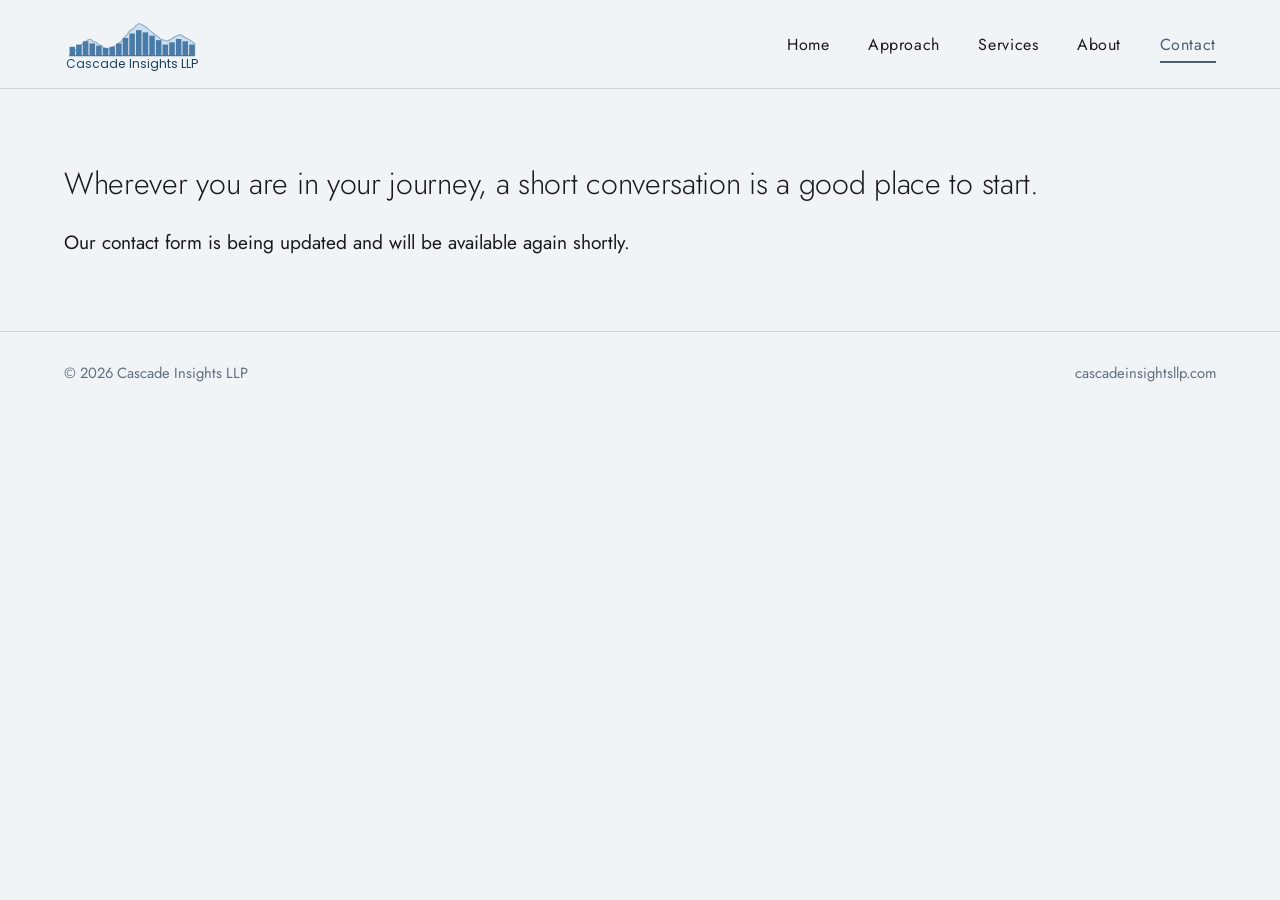
<file: contact.html>
<!DOCTYPE html>
<html lang="en">
<head>
<meta charset="UTF-8">
<meta name="viewport" content="width=device-width, initial-scale=1.0">
<title>Contact | Cascade Insights LLP</title>
<meta name="description" content="Start a conversation with Cascade Insights LLP.">
<link rel="preconnect" href="https://fonts.googleapis.com">
<link rel="preconnect" href="https://fonts.gstatic.com" crossorigin>
<link href="https://fonts.googleapis.com/css2?family=Jost:wght@200;300;400;500&family=Poppins:wght@400&display=swap" rel="stylesheet">
<link rel="stylesheet" href="site.css?v=7a9b21fe">
</head>
<body>
<a class="skip-link" href="#main">Skip to content</a>

<header class="site-header">
  <div class="header-inner">
    <a class="brand" href="index.html" aria-label="Cascade Insights LLP, home">
      <svg xmlns="http://www.w3.org/2000/svg" viewBox="15 15 123 65" role="img" aria-hidden="true" focusable="false"><defs><linearGradient id="cascadeGradient" x1="0%" y1="0%" x2="100%" y2="100%"><stop offset="0%" style="stop-color:#25547C;stop-opacity:1" /><stop offset="100%" style="stop-color:#143247;stop-opacity:1" /></linearGradient></defs><g id="mountain-background"><path d="M 20 58 L 22 55 L 24 54 L 27 52 L 29 50 L 32 47 L 34 46 L 36 44 L 39 43 L 41 45 L 44 46 L 46 48 L 49 49 L 51 51 L 54 52 L 57 52 L 59 50 L 62 49 L 64 47 L 67 45 L 69 42 L 72 39 L 74 36 L 77 34 L 79 32 L 81 30 L 83 29 L 85 30 L 87 31 L 90 33 L 92 35 L 95 37 L 97 39 L 100 41 L 102 43 L 105 44 L 107 45 L 110 44 L 112 43 L 115 41 L 117 40 L 120 39 L 122 40 L 125 42 L 127 43 L 130 45 L 133 47 L 133 58 Z" fill="#B8D4E8" stroke="#4A7BA7" stroke-width="1" opacity="0.6"/></g><g id="histogram-mountains"><rect x="20" y="50" width="5" height="8" fill="#4A7BA7"/><rect x="26" y="48" width="5" height="10" fill="#4A7BA7"/><rect x="32" y="45" width="5" height="13" fill="#4A7BA7"/><rect x="38" y="47" width="5" height="11" fill="#4A7BA7"/><rect x="44" y="49" width="5" height="9" fill="#4A7BA7"/><rect x="50" y="51" width="5" height="7" fill="#4A7BA7"/><rect x="56" y="50" width="5" height="8" fill="#4A7BA7"/><rect x="62" y="47" width="5" height="11" fill="#4A7BA7"/><rect x="68" y="42" width="5" height="16" fill="#4A7BA7"/><rect x="74" y="38" width="5" height="20" fill="#4A7BA7"/><rect x="80" y="35" width="5" height="23" fill="#4A7BA7"/><rect x="86" y="37" width="5" height="21" fill="#4A7BA7"/><rect x="92" y="40" width="5" height="18" fill="#4A7BA7"/><rect x="98" y="44" width="5" height="14" fill="#4A7BA7"/><rect x="104" y="48" width="5" height="10" fill="#4A7BA7"/><rect x="110" y="46" width="5" height="12" fill="#4A7BA7"/><rect x="116" y="43" width="5" height="15" fill="#4A7BA7"/><rect x="122" y="45" width="5" height="13" fill="#4A7BA7"/><rect x="128" y="48" width="5" height="10" fill="#4A7BA7"/><line x1="20" y1="58" x2="133" y2="58" stroke="#1A3A52" stroke-width="1" opacity="0.3"/></g><text x="76" y="69" font-family="Poppins, sans-serif" font-size="11" font-weight="400" fill="url(#cascadeGradient)" letter-spacing="0" text-anchor="middle">Cascade Insights LLP</text></svg>
    </a>
    <button class="nav-toggle" type="button" aria-expanded="false" aria-controls="site-nav" aria-label="Open menu">
      <span class="nav-toggle-bars"></span>
    </button>
    <nav class="site-nav" id="site-nav" aria-label="Main">
      <ul class="nav-list">
        <li><a href="index.html">Home</a></li>
        <li><a href="approach.html">Approach</a></li>
        <li><a href="services.html">Services</a></li>
        <li><a href="about.html">About</a></li>
        <li><a href="contact.html" aria-current="page">Contact</a></li>
      </ul>
    </nav>
  </div>
</header>

<main id="main">
<section class="section">
  <div class="split">
  <h1 class="lead">Wherever you are in your journey, a short conversation is a good place to start.</h1>
  <!-- TEMPORARY: contact form to be added -->
  <p class="split-main">Our contact form is being updated and will be available again shortly.</p>
  </div>
</section>
</main>

<footer class="site-footer">
  <span>&copy; <span id="year">2026</span> Cascade Insights LLP</span>
  <span>cascadeinsightsllp.com</span>
</footer>

<script src="site.js?v=9cb54cb1"></script>
</body>
</html>
</file>
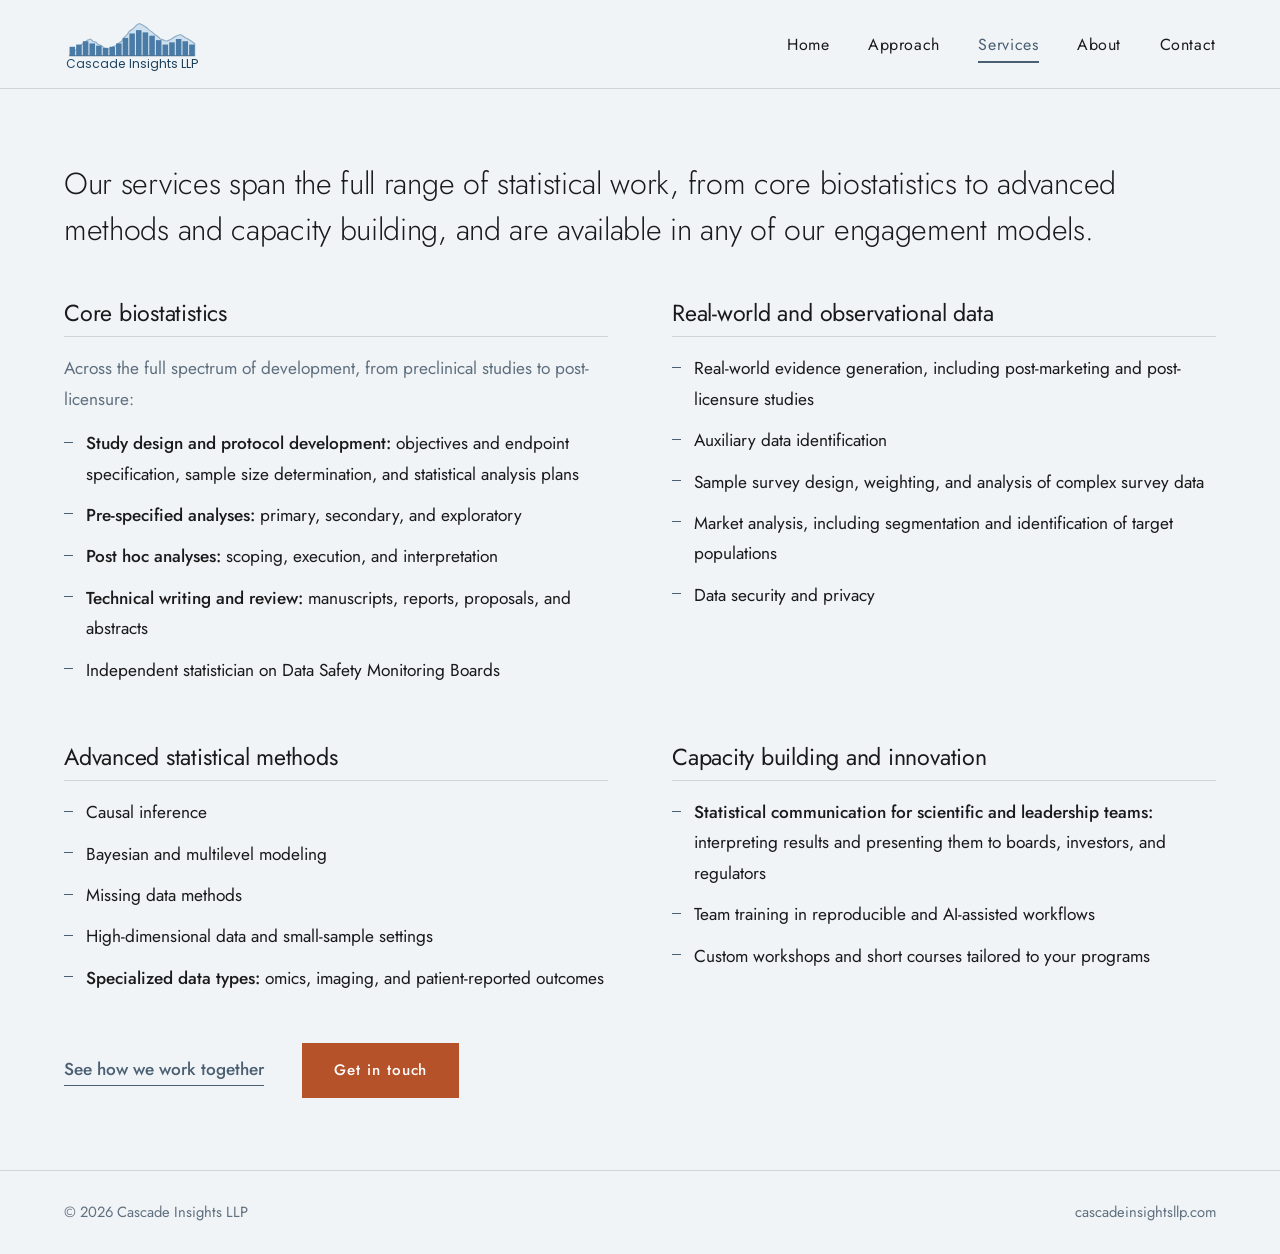
<file: services.html>
<!DOCTYPE html>
<html lang="en">
<head>
<meta charset="UTF-8">
<meta name="viewport" content="width=device-width, initial-scale=1.0">
<title>Services | Cascade Insights LLP</title>
<meta name="description" content="Core biostatistics, real-world and observational data, advanced statistical methods, and capacity building.">
<link rel="preconnect" href="https://fonts.googleapis.com">
<link rel="preconnect" href="https://fonts.gstatic.com" crossorigin>
<link href="https://fonts.googleapis.com/css2?family=Jost:wght@200;300;400;500&family=Poppins:wght@400&display=swap" rel="stylesheet">
<link rel="stylesheet" href="site.css?v=7a9b21fe">
</head>
<body>
<a class="skip-link" href="#main">Skip to content</a>

<header class="site-header">
  <div class="header-inner">
    <a class="brand" href="index.html" aria-label="Cascade Insights LLP, home">
      <svg xmlns="http://www.w3.org/2000/svg" viewBox="15 15 123 65" role="img" aria-hidden="true" focusable="false"><defs><linearGradient id="cascadeGradient" x1="0%" y1="0%" x2="100%" y2="100%"><stop offset="0%" style="stop-color:#25547C;stop-opacity:1" /><stop offset="100%" style="stop-color:#143247;stop-opacity:1" /></linearGradient></defs><g id="mountain-background"><path d="M 20 58 L 22 55 L 24 54 L 27 52 L 29 50 L 32 47 L 34 46 L 36 44 L 39 43 L 41 45 L 44 46 L 46 48 L 49 49 L 51 51 L 54 52 L 57 52 L 59 50 L 62 49 L 64 47 L 67 45 L 69 42 L 72 39 L 74 36 L 77 34 L 79 32 L 81 30 L 83 29 L 85 30 L 87 31 L 90 33 L 92 35 L 95 37 L 97 39 L 100 41 L 102 43 L 105 44 L 107 45 L 110 44 L 112 43 L 115 41 L 117 40 L 120 39 L 122 40 L 125 42 L 127 43 L 130 45 L 133 47 L 133 58 Z" fill="#B8D4E8" stroke="#4A7BA7" stroke-width="1" opacity="0.6"/></g><g id="histogram-mountains"><rect x="20" y="50" width="5" height="8" fill="#4A7BA7"/><rect x="26" y="48" width="5" height="10" fill="#4A7BA7"/><rect x="32" y="45" width="5" height="13" fill="#4A7BA7"/><rect x="38" y="47" width="5" height="11" fill="#4A7BA7"/><rect x="44" y="49" width="5" height="9" fill="#4A7BA7"/><rect x="50" y="51" width="5" height="7" fill="#4A7BA7"/><rect x="56" y="50" width="5" height="8" fill="#4A7BA7"/><rect x="62" y="47" width="5" height="11" fill="#4A7BA7"/><rect x="68" y="42" width="5" height="16" fill="#4A7BA7"/><rect x="74" y="38" width="5" height="20" fill="#4A7BA7"/><rect x="80" y="35" width="5" height="23" fill="#4A7BA7"/><rect x="86" y="37" width="5" height="21" fill="#4A7BA7"/><rect x="92" y="40" width="5" height="18" fill="#4A7BA7"/><rect x="98" y="44" width="5" height="14" fill="#4A7BA7"/><rect x="104" y="48" width="5" height="10" fill="#4A7BA7"/><rect x="110" y="46" width="5" height="12" fill="#4A7BA7"/><rect x="116" y="43" width="5" height="15" fill="#4A7BA7"/><rect x="122" y="45" width="5" height="13" fill="#4A7BA7"/><rect x="128" y="48" width="5" height="10" fill="#4A7BA7"/><line x1="20" y1="58" x2="133" y2="58" stroke="#1A3A52" stroke-width="1" opacity="0.3"/></g><text x="76" y="69" font-family="Poppins, sans-serif" font-size="11" font-weight="400" fill="url(#cascadeGradient)" letter-spacing="0" text-anchor="middle">Cascade Insights LLP</text></svg>
    </a>
    <button class="nav-toggle" type="button" aria-expanded="false" aria-controls="site-nav" aria-label="Open menu">
      <span class="nav-toggle-bars"></span>
    </button>
    <nav class="site-nav" id="site-nav" aria-label="Main">
      <ul class="nav-list">
        <li><a href="index.html">Home</a></li>
        <li><a href="approach.html">Approach</a></li>
        <li><a href="services.html" aria-current="page">Services</a></li>
        <li><a href="about.html">About</a></li>
        <li><a href="contact.html">Contact</a></li>
      </ul>
    </nav>
  </div>
</header>

<main id="main">
<section class="section">
  <div class="wrap">
    <h1 class="lead">Our services span the full range of statistical work, from core biostatistics to advanced methods and capacity building, and are available in any of our engagement models.</h1>

    <div class="service-groups">
      <div class="service-group">
        <h2>Core biostatistics</h2>
        <p class="note">Across the full spectrum of development, from preclinical studies to post-licensure:</p>
        <ul class="list">
          <li><strong>Study design and protocol development:</strong> objectives and endpoint specification, sample size determination, and statistical analysis plans</li>
          <li><strong>Pre-specified analyses:</strong> primary, secondary, and exploratory</li>
          <li><strong>Post hoc analyses:</strong> scoping, execution, and interpretation</li>
          <li><strong>Technical writing and review:</strong> manuscripts, reports, proposals, and abstracts</li>
          <li>Independent statistician on Data Safety Monitoring Boards</li>
        </ul>
      </div>

      <div class="service-group">
        <h2>Real-world and observational data</h2>
        <ul class="list">
          <li>Real-world evidence generation, including post-marketing and post-licensure studies</li>
          <li>Auxiliary data identification</li>
          <li>Sample survey design, weighting, and analysis of complex survey data</li>
          <li>Market analysis, including segmentation and identification of target populations</li>
          <li>Data security and privacy</li>
        </ul>
      </div>

      <div class="service-group">
        <h2>Advanced statistical methods</h2>
        <ul class="list">
          <li>Causal inference</li>
          <li>Bayesian and multilevel modeling</li>
          <li>Missing data methods</li>
          <li>High-dimensional data and small-sample settings</li>
          <li><strong>Specialized data types:</strong> omics, imaging, and patient-reported outcomes</li>
        </ul>
      </div>

      <div class="service-group">
        <h2>Capacity building and innovation</h2>
        <ul class="list">
          <li><strong>Statistical communication for scientific and leadership teams:</strong> interpreting results and presenting them to boards, investors, and regulators</li>
          <li>Team training in reproducible and AI-assisted workflows</li>
          <li>Custom workshops and short courses tailored to your programs</li>
        </ul>
      </div>
    </div>

    <div class="link-row">
      <a class="text-link" href="approach.html">See how we work together</a>
      <a class="btn" href="contact.html">Get in touch</a>
    </div>
  </div>
</section>
</main>

<footer class="site-footer">
  <span>&copy; <span id="year">2026</span> Cascade Insights LLP</span>
  <span>cascadeinsightsllp.com</span>
</footer>

<script src="site.js?v=9cb54cb1"></script>
</body>
</html>
</file>
<file: site.css>
/* Cascade Insights LLP — shared styles */

*, *::before, *::after { margin: 0; padding: 0; box-sizing: border-box; }

:root {
  --ink:         #1a1a1a;
  --bg:          #f0f4f7;
  --mid:         #5f6f7e;
  --accent:      #4b5f72;
  --accent-dark: #364757;
  --rule:        #cdd5db;
  --panel:       #ffffff;
  --brick:       #b5522a;
  --brick-hover: #8f3d1c;
  --measure:     68ch;
  --gutter:      5vw;
  --header-h:    88px;
  --maxw:        1200px;
  /* Side padding: 5vw on small screens, centres a 1200px frame on wide ones */
  --edge:        max(5vw, calc((100% - var(--maxw)) / 2));
}

html { scroll-behavior: smooth; scroll-padding-top: calc(var(--header-h) + 1rem); }

body {
  font-family: 'Jost', system-ui, -apple-system, 'Segoe UI', sans-serif;
  background: var(--bg);
  color: var(--ink);
  font-weight: 400;
  font-size: 1.08rem;
  line-height: 1.75;
  -webkit-font-smoothing: antialiased;
}

img { max-width: 100%; display: block; }

a { color: var(--accent); }
a:hover { color: var(--accent-dark); }

:focus-visible { outline: 2px solid var(--brick); outline-offset: 3px; }

.skip-link {
  position: absolute; left: -9999px; top: 0;
  background: var(--ink); color: #fff; padding: 0.6rem 1rem; z-index: 200;
}
.skip-link:focus { left: 1rem; top: 1rem; }

/* ── HEADER / NAV ── */
.site-header {
  position: sticky;
  top: 0;
  z-index: 100;
  background: rgba(240, 244, 247, 0.95);
  backdrop-filter: blur(12px);
  -webkit-backdrop-filter: blur(12px);
  border-bottom: 1px solid var(--rule);
}

.header-inner {
  display: flex;
  justify-content: space-between;
  align-items: center;
  padding: 0.5rem var(--edge);
  min-height: var(--header-h);
}

.brand { display: block; line-height: 0; }
.brand svg { height: 72px; width: auto; display: block; }

.nav-list {
  list-style: none;
  display: flex;
  gap: 2.4rem;
}

.nav-list a {
  font-size: 1rem;
  font-weight: 400;
  letter-spacing: 0.04em;
  color: var(--ink);
  text-decoration: none;
  padding: 0.3rem 0;
  border-bottom: 2px solid transparent;
  transition: border-color 0.2s, color 0.2s;
}
.nav-list a:hover { color: var(--accent); border-bottom-color: var(--rule); }
.nav-list a[aria-current="page"] { color: var(--accent); border-bottom-color: var(--accent); }

.nav-toggle {
  display: none;
  background: none;
  border: 1px solid var(--rule);
  width: 44px;
  height: 44px;
  cursor: pointer;
  align-items: center;
  justify-content: center;
  color: var(--ink);
}
.nav-toggle-bars,
.nav-toggle-bars::before,
.nav-toggle-bars::after {
  display: block;
  width: 20px;
  height: 2px;
  background: currentColor;
  position: relative;
  transition: transform 0.2s, background 0.2s;
}
.nav-toggle-bars::before,
.nav-toggle-bars::after { content: ""; position: absolute; left: 0; }
.nav-toggle-bars::before { top: -6px; }
.nav-toggle-bars::after  { top: 6px; }
.nav-toggle[aria-expanded="true"] .nav-toggle-bars { background: transparent; }
.nav-toggle[aria-expanded="true"] .nav-toggle-bars::before { transform: translateY(6px) rotate(45deg); }
.nav-toggle[aria-expanded="true"] .nav-toggle-bars::after  { transform: translateY(-6px) rotate(-45deg); }

/* ── LAYOUT ── */
.section { padding: 4.5rem var(--edge); }
.section + .section { border-top: 1px solid var(--rule); }
.section-tight { padding-top: 3rem; padding-bottom: 3rem; }
.section-alt { background: var(--panel); }

.wrap { max-width: none; }

/* Centred reading column for text sections: heading above, text below */
.split {
  max-width: 760px;
  margin-left: auto;
  margin-right: auto;
}
.split-side { margin-bottom: 1.4rem; }
.split-side .h2 { margin-bottom: 0.5rem; }
.split-side .subtitle { margin-bottom: 0; }
.split > .h2, .split > h2, .split > .h3, .split > h1 { margin-bottom: 1.2rem; }
.split-main > * + * { margin-top: 1.1rem; }
.split-main .link-row { margin-top: 2rem; }
.split + .split, .split-gap { margin-top: 3rem; }

/* Large intro statements share the same centred column */
.lead { margin-left: auto; margin-right: auto; max-width: 760px; }
.prose { max-width: var(--measure); }
.prose p + p, .prose p + ul, .prose ul + p { margin-top: 1.1rem; }

h1, h2, h3 { font-weight: 300; line-height: 1.15; letter-spacing: -0.01em; }

.page-title {
  font-size: clamp(2rem, 4vw, 3.2rem);
  font-weight: 200;
  margin-bottom: 1.4rem;
  max-width: 24ch;
}

.h2 {
  font-size: clamp(1.6rem, 2.8vw, 2.3rem);
  margin-bottom: 0.5rem;
}

.subtitle {
  font-size: 1.15rem;
  color: var(--accent);
  font-weight: 400;
  margin-bottom: 1.8rem;
}

.lead {
  font-size: clamp(1.3rem, 2.2vw, 1.85rem);
  line-height: 1.5;
  font-weight: 300;
  max-width: 46ch;
}

.h3 {
  font-size: 1.2rem;
  font-weight: 500;
  letter-spacing: 0;
  margin-bottom: 0.6rem;
}

.muted { color: var(--mid); }

/* Lists */
.list {
  list-style: none;
  max-width: var(--measure);
}
.list li {
  position: relative;
  padding-left: 1.4rem;
  margin-bottom: 0.7rem;
}
.list li::before {
  content: "";
  position: absolute;
  left: 0;
  top: 0.78em;
  width: 0.55rem;
  height: 1px;
  background: var(--accent);
}
.list strong { font-weight: 500; }

/* Buttons and links */
.btn {
  display: inline-block;
  font-family: inherit;
  font-size: 0.95rem;
  font-weight: 500;
  letter-spacing: 0.06em;
  padding: 0.9rem 2rem;
  background: var(--brick);
  color: #fff;
  text-decoration: none;
  border: none;
  cursor: pointer;
  transition: background 0.2s;
}
.btn:hover { background: var(--brick-hover); color: #fff; }

.text-link {
  font-weight: 500;
  color: var(--accent);
  text-decoration: none;
  border-bottom: 1px solid currentColor;
  padding-bottom: 1px;
}
.text-link:hover { color: var(--accent-dark); }

.link-row {
  display: flex;
  flex-wrap: wrap;
  gap: 1.2rem 2.4rem;
  align-items: center;
  margin-top: 2.4rem;
}

.placeholder { opacity: 0.6; cursor: not-allowed; }

/* ── HOME: HERO ── */
.hero {
  position: relative;
  min-height: calc(100svh - var(--header-h));
  display: flex;
  align-items: flex-start;
  overflow: hidden;
  color: #fff;
}
.hero picture, .hero-img {
  position: absolute;
  inset: 0;
  width: 100%;
  height: 100%;
}
.hero-img { object-fit: cover; object-position: center 30%; }
.hero::after {
  content: "";
  position: absolute;
  inset: 0;
  background: linear-gradient(to bottom, rgba(8, 18, 30, 0.35) 0%, rgba(8, 18, 30, 0.12) 45%, rgba(8, 18, 30, 0) 65%);
}
.hero-content {
  position: relative;
  z-index: 2;
  padding: clamp(3rem, 11vh, 7rem) var(--edge) 3rem;
  animation: fadeUp 0.9s ease 0.15s both;
}
.hero-content > * { max-width: 46rem; }
.hero-title {
  font-size: clamp(2.4rem, 5.2vw, 4.6rem);
  font-weight: 200;
  line-height: 1.05;
  margin-bottom: 1.3rem;
}
.hero-sub {
  font-size: clamp(1.15rem, 1.7vw, 1.4rem);
  line-height: 1.55;
  max-width: 44ch;
  margin-bottom: 0.9rem;
}
.hero-note {
  font-size: 1.05rem;
  opacity: 0.92;
  max-width: 52ch;
  margin-bottom: 2rem;
}

/* ── HOME: ENGAGEMENT CARDS ── */
.engage-grid {
  display: grid;
  grid-template-columns: 1fr 1.12fr 1fr;
  gap: 1rem;
  align-items: stretch;
  margin-top: 1.8rem;
}
.engage {
  display: flex;
  flex-direction: column;
  gap: 0.6rem;
  padding: 1.8rem 1.6rem;
  background: var(--panel);
  border: 1px solid var(--rule);
  text-decoration: none;
  color: var(--ink);
  transition: border-color 0.2s, background 0.2s;
}
.engage:hover { border-color: var(--accent); color: var(--ink); }
.engage h3 { font-size: 1.3rem; font-weight: 400; }
.engage p { flex: 1; color: var(--mid); }
.engage .more { font-weight: 500; color: var(--accent); }

.engage-featured {
  background: var(--accent);
  border-color: var(--accent);
  color: #fff;
  padding-top: 2.4rem;
  padding-bottom: 2.4rem;
  margin: -0.8rem 0;
}
.engage-featured:hover { background: var(--accent-dark); border-color: var(--accent-dark); color: #fff; }
.engage-featured h3 { font-size: 1.45rem; }
.engage-featured p { color: rgba(255, 255, 255, 0.85); }
.engage-featured .more { color: #fff; }

/* ── HOME: WHY CASCADE ── */
.principles {
  display: grid;
  grid-template-columns: repeat(2, minmax(0, 1fr));
  gap: 2.2rem 2.6rem;
  margin-top: 0.4rem;
}
.principle h3 {
  font-size: 1.25rem;
  font-weight: 500;
  padding-top: 0.9rem;
  border-top: 2px solid var(--accent);
  margin-bottom: 0.5rem;
  display: inline-block;
}

.clients {
  list-style: none;
  display: flex;
  flex-wrap: wrap;
  gap: 0.6rem;
  margin-top: 1rem;
}
.clients li {
  border: 1px solid var(--rule);
  background: var(--panel);
  padding: 0.4rem 0.9rem;
  font-size: 0.98rem;
}

.cta-band {
  background: var(--accent);
  color: #fff;
  display: flex;
  flex-wrap: wrap;
  align-items: center;
  justify-content: space-between;
  gap: 1.6rem 3rem;
}
.cta-band p {
  font-size: clamp(1.25rem, 2.2vw, 1.7rem);
  font-weight: 300;
  line-height: 1.4;
  max-width: 34ch;
}

/* ── APPROACH ── */
.subnav {
  position: sticky;
  top: var(--header-h);
  z-index: 50;
  background: var(--bg);
  border-bottom: 1px solid var(--rule);
  padding: 0 var(--edge);
}
.subnav ul { list-style: none; display: flex; gap: 2rem; max-width: 760px; margin: 0 auto; }
.subnav a {
  display: inline-block;
  padding: 0.9rem 0;
  color: var(--ink);
  text-decoration: none;
  border-bottom: 2px solid transparent;
}
.subnav a:hover { border-bottom-color: var(--accent); color: var(--accent); }

.fit {
  margin: 0;
  padding: 1.5rem 1.6rem;
  background: var(--panel);
  border-left: 3px solid var(--accent);
}
.fit .h3 { margin-bottom: 0.8rem; }
.fit p { margin-bottom: 0.8rem; }
.fit .list li:last-child { margin-bottom: 0; }

/* ── SERVICES ── */
.service-groups {
  display: grid;
  grid-template-columns: repeat(2, minmax(0, 1fr));
  gap: 3rem 4rem;
  margin-top: 3rem;
}
.service-group h2 {
  font-size: 1.45rem;
  font-weight: 400;
  padding-bottom: 0.6rem;
  margin-bottom: 1rem;
  border-bottom: 1px solid var(--rule);
}
.service-group .note { color: var(--mid); margin-bottom: 0.9rem; }

/* ── ABOUT ── */
.mission {
  font-size: clamp(1.3rem, 2.3vw, 1.75rem);
  font-weight: 300;
  line-height: 1.5;
  max-width: 46ch;
  padding-left: 1.4rem;
  border-left: 3px solid var(--brick);
}

.people {
  display: grid;
  grid-template-columns: repeat(2, minmax(0, 1fr));
  gap: 1.4rem;
  margin-top: 2rem;
}
.person {
  background: var(--panel);
  border: 1px solid var(--rule);
  padding: 1.8rem;
  display: grid;
  grid-template-columns: 140px 1fr;
  gap: 1.4rem;
  align-content: start;
}
.person img {
  width: 140px;
  height: 140px;
  object-fit: cover;
  object-position: top;
}
.person-name { font-size: 1.2rem; font-weight: 500; }
.person-pronouns { font-weight: 400; color: var(--mid); font-size: 1rem; }
.person-role { color: var(--accent); margin-bottom: 0.7rem; }
.person-summary { grid-column: 1 / -1; }

.bio { grid-column: 1 / -1; border-top: 1px solid var(--rule); padding-top: 0.9rem; }
.bio summary {
  cursor: pointer;
  font-weight: 500;
  color: var(--accent);
  list-style: none;
  display: inline-flex;
  align-items: center;
  gap: 0.5rem;
}
.bio summary::-webkit-details-marker { display: none; }
.bio summary::after {
  content: "+";
  font-size: 1.2rem;
  line-height: 1;
  transition: transform 0.2s;
}
.bio[open] summary::after { content: "\2212"; }
.bio .label-open { display: none; }
.bio[open] .label-open { display: inline; }
.bio[open] .label-closed { display: none; }
.bio p { margin-top: 0.9rem; }

.name-note { font-size: 1rem; color: var(--mid); }
.name-note h2 { font-size: 1.15rem; font-weight: 500; color: var(--ink); margin-bottom: 0.5rem; }

/* ── CONTACT ── */
.form-frame {
  width: 100%;
  height: 1250px;
  border: 1px solid var(--rule);
  background: var(--panel);
}

/* ── FOOTER ── */
.site-footer {
  border-top: 1px solid var(--rule);
  padding: 1.8rem var(--edge);
  display: flex;
  flex-wrap: wrap;
  justify-content: space-between;
  gap: 0.6rem 2rem;
  font-size: 0.92rem;
  color: var(--mid);
}
.site-footer a { color: var(--mid); text-decoration: none; }
.site-footer a:hover { color: var(--accent); }

/* ── MOTION ── */
@keyframes fadeUp {
  from { opacity: 0; transform: translateY(16px); }
  to   { opacity: 1; transform: translateY(0); }
}
@media (prefers-reduced-motion: reduce) {
  html { scroll-behavior: auto; }
  *, *::before, *::after { animation: none !important; transition: none !important; }
}

/* ── TABLET ── */
@media (max-width: 900px) {
  .engage-grid { grid-template-columns: 1fr; }
  .engage-featured { margin: 0; }
  .people { grid-template-columns: 1fr; }
}

/* ── MOBILE ── */
@media (max-width: 760px) {
  :root { --header-h: 68px; }
  body { font-size: 1.02rem; }
  .brand svg { height: 54px; }

  .nav-toggle { display: inline-flex; }
  .site-nav {
    display: none;
    position: absolute;
    top: 100%;
    left: 0;
    right: 0;
    background: var(--bg);
    border-bottom: 1px solid var(--rule);
    box-shadow: 0 12px 24px rgba(26, 26, 26, 0.08);
  }
  .site-nav.is-open { display: block; }
  .nav-list { flex-direction: column; gap: 0; padding: 0.4rem var(--gutter) 1rem; }
  .nav-list a {
    display: block;
    padding: 0.85rem 0;
    border-bottom: 1px solid var(--rule);
    font-size: 1.1rem;
  }
  .nav-list li:last-child a { border-bottom: none; }
  .nav-list a[aria-current="page"] { border-bottom-color: var(--rule); font-weight: 500; }

  .section { padding: 3rem var(--edge); }
  .hero-content { padding-top: 2.4rem; }
  .hero-img { object-position: center top; }
  .hero::after {
    background: linear-gradient(to bottom, rgba(8, 18, 30, 0.6) 0%, rgba(8, 18, 30, 0.35) 50%, rgba(8, 18, 30, 0) 75%);
  }
  .hero .btn { width: 100%; text-align: center; }

  .principles, .service-groups { grid-template-columns: 1fr; gap: 2rem; }

  .subnav ul { gap: 1.4rem; font-size: 0.95rem; }

  .person { grid-template-columns: 96px 1fr; padding: 1.3rem; gap: 1rem; }
  .person img { width: 96px; height: 96px; }

  .cta-band .btn { width: 100%; text-align: center; }
  .form-frame { height: 1450px; }
  .site-footer { flex-direction: column; }
}

/* "Is this for you?" panel on white sections */
.section-alt .fit { background: var(--bg); }

/* Page title when it sits in the narrow left column */
.split > .page-title { font-size: clamp(2rem, 3.6vw, 2.8rem); max-width: none; margin-bottom: 1.4rem; }

/* Full-width text: all text sections use the full 1200px content frame */
.split, .lead, .subnav ul, .split-main, .prose, .list, .mission,
.page-title, .cta-band p, .principles { max-width: none; }

@media (min-width: 1100px) {
  .lead { font-size: 1.9rem; }
  .split-main, .split > p:not(.mission), .split .principles p, .fit { font-size: 1.2rem; line-height: 1.75; }
  .split > .page-title { font-size: 2.9rem; }
  .mission { font-size: 1.85rem; }
  .principle h3 { font-size: 1.35rem; }
  .form-frame { height: 1300px; }
}

/* Home banner text uses the full content width too */
.hero-content > *, .hero-sub, .hero-note { max-width: none; }
@media (min-width: 1100px) {
  .hero-sub { font-size: 1.6rem; }
  .hero-note { font-size: 1.25rem; }
}
</file>
